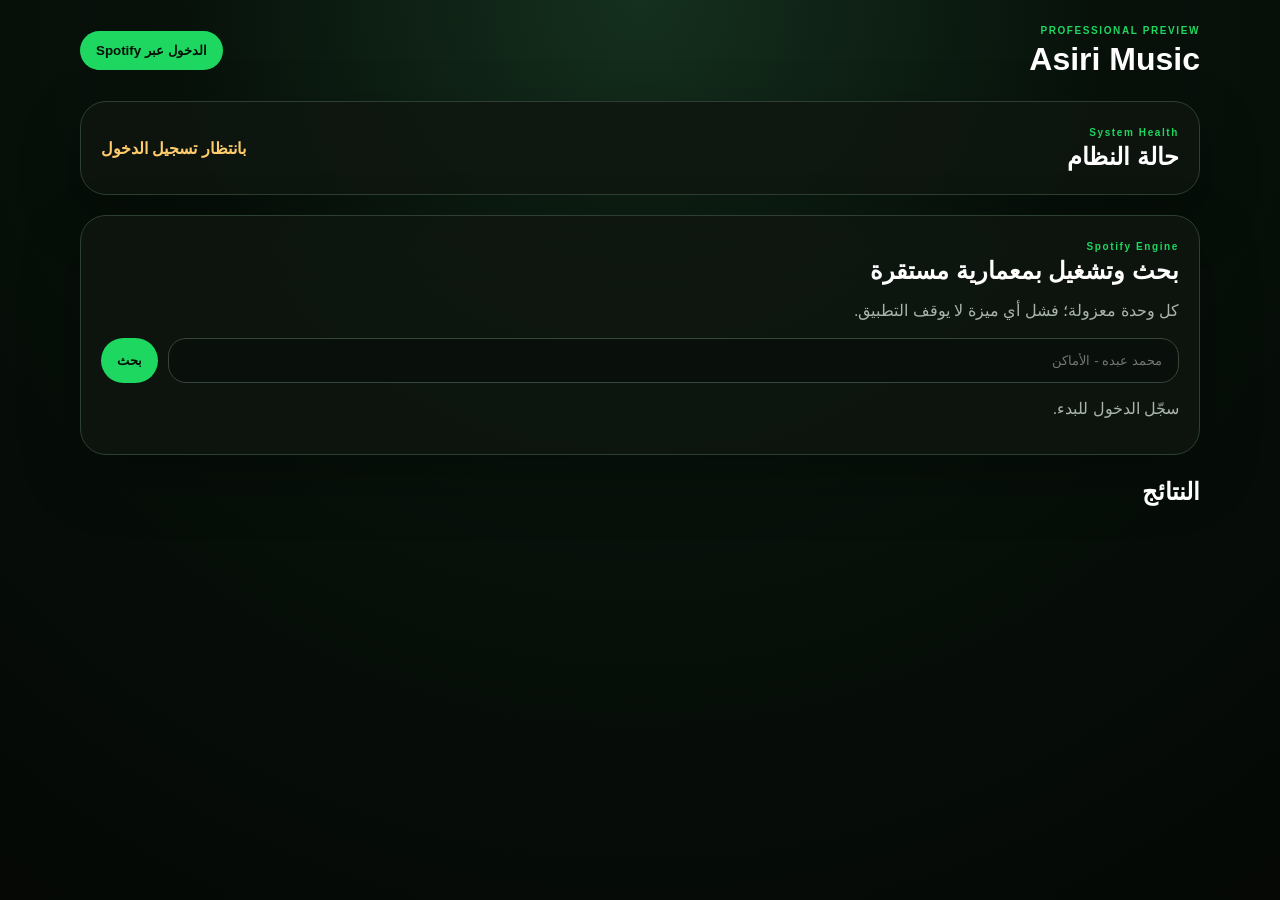
<file: asiri-music-professional/index.html>
<!doctype html>
<html lang="ar" dir="rtl">
<head>
  <meta charset="utf-8">
  <meta name="viewport" content="width=device-width,initial-scale=1,viewport-fit=cover">
  <meta name="theme-color" content="#07110a">
  <title>Asiri Music Professional</title>
  <link rel="stylesheet" href="styles.css">
</head>
<body>
  <main class="shell">
    <header class="topbar">
      <div><span class="eyebrow">PROFESSIONAL PREVIEW</span><h1>Asiri Music</h1></div>
      <button id="loginButton">الدخول عبر Spotify</button>
    </header>

    <section id="healthCard" class="card health-card">
      <div><span class="eyebrow">System Health</span><h2>حالة النظام</h2></div>
      <strong id="healthStatus">جارٍ الفحص…</strong>
    </section>

    <section id="profileCard" class="card hidden"><strong id="profileName"></strong><span id="profilePlan"></span></section>

    <section class="card hero">
      <div><span class="eyebrow">Spotify Engine</span><h2>بحث وتشغيل بمعمارية مستقرة</h2><p>كل وحدة معزولة؛ فشل أي ميزة لا يوقف التطبيق.</p></div>
      <form id="searchForm"><input id="searchInput" placeholder="محمد عبده - الأماكن"><button>بحث</button></form>
      <p id="statusText">سجّل الدخول للبدء.</p>
    </section>

    <section><div class="section-head"><h2>النتائج</h2><span id="resultCount"></span></div><div id="results" class="grid"></div></section>
  </main>

  <aside id="playerBar" class="player hidden"><img id="playerCover" alt=""><div><strong id="playerTitle">اختر أغنية</strong><span id="playerArtist"></span></div><button id="prevButton">⏮</button><button id="playButton">▶</button><button id="nextButton">⏭</button></aside>

  <template id="trackTemplate"><article class="track"><img class="cover" alt=""><div><strong class="name"></strong><span class="artist"></span><small class="album"></small></div><button class="play">▶ تشغيل</button><a class="open" target="_blank" rel="noopener">Spotify</a></article></template>

  <script src="https://sdk.scdn.co/spotify-player.js"></script>
  <script type="module" src="src/app.js"></script>
</body>
</html>
</file>
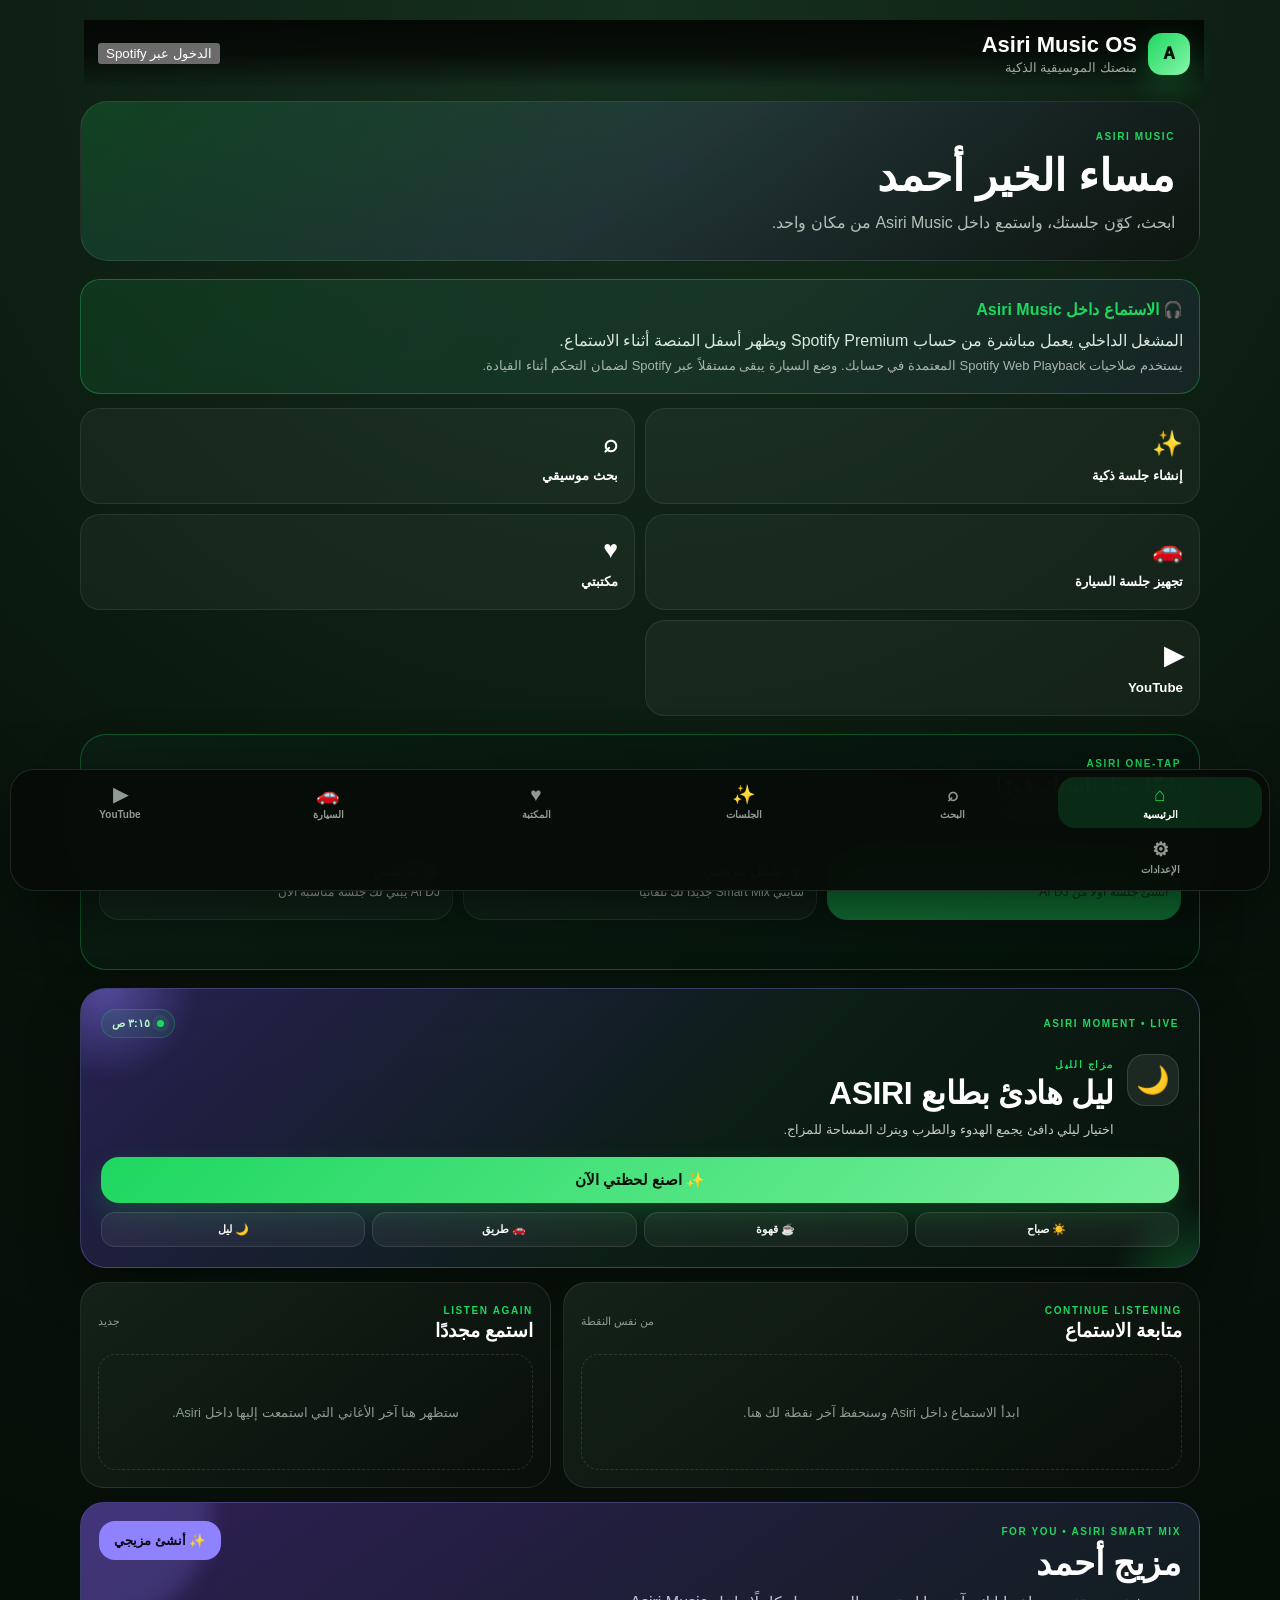
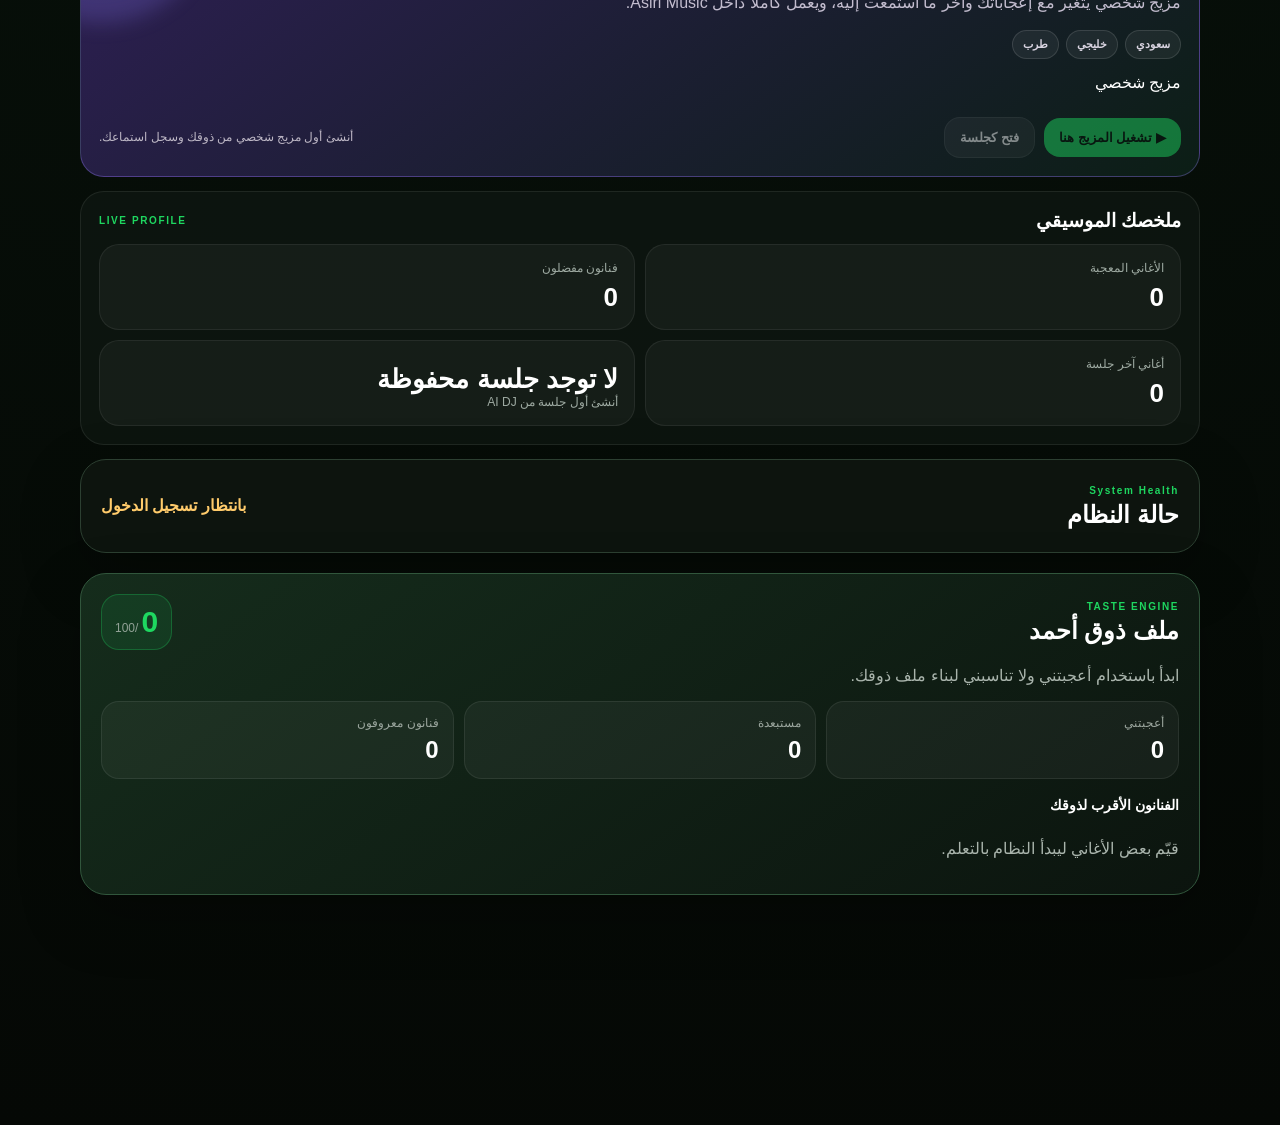
<file: asiri-music-staging/index.html>
<!doctype html>
<html lang="ar" dir="rtl">
<head>
  <meta charset="utf-8">
  <meta name="viewport" content="width=device-width,initial-scale=1,viewport-fit=cover">
  <meta name="theme-color" content="#07110a">
  <title>Asiri Music OS</title>
  <link rel="stylesheet" href="styles.css?v=20260802-0010">
  <link rel="stylesheet" href="session-controls.css?v=20260802-0010">
  <link rel="stylesheet" href="car-connect.css?v=20260808-driver-v1">
  <link rel="stylesheet" href="os-shell.css?v=20260802-0010">
  <link rel="stylesheet" href="moment.css?v=20260808-moment-v1">
  <link rel="stylesheet" href="stable-web.css?v=20260808-playback-v6">
  <link rel="stylesheet" href="library.css?v=20260807-library-v1">
  <link rel="stylesheet" href="now-playing.css?v=20260808-ai-dj-v2">
  <link rel="stylesheet" href="listening-history.css?v=20260808-history-v1">
  <link rel="stylesheet" href="smart-mix.css?v=20260808-smartmix-v1">
  <link rel="stylesheet" href="search.css?v=20260808-universal-v1">
  <style>.car-native-card button{width:100%;border:0;border-radius:18px;background:#1ed760;color:#041006;font-weight:900;padding:15px 18px;font-size:16px}.car-native-card button:disabled{opacity:.55}</style>
</head>
<body>
  <main class="shell">
    <header class="os-header"><div class="os-brand"><div class="os-logo">A</div><div><h1>Asiri Music OS</h1><small>منصتك الموسيقية الذكية</small></div></div><button id="loginButton">الدخول عبر Spotify</button></header>

    <section class="os-page is-active" data-os-page="home">
      <div class="os-hero"><span class="eyebrow">ASIRI MUSIC</span><h2 id="osGreeting">مرحبًا أحمد</h2><p>ابحث، كوّن جلستك، واستمع داخل Asiri Music من مكان واحد.</p></div>
      <div class="web-playback-note"><strong>🎧 الاستماع داخل Asiri Music</strong>المشغل الداخلي يعمل مباشرة من حساب Spotify Premium ويظهر أسفل المنصة أثناء الاستماع.<span>يستخدم صلاحيات Spotify Web Playback المعتمدة في حسابك. وضع السيارة يبقى مستقلاً عبر Spotify لضمان التحكم أثناء القيادة.</span></div>
      <div class="os-quick-grid"><button class="os-quick" data-open-page="sessions"><span>✨</span>إنشاء جلسة ذكية</button><button class="os-quick" data-open-page="search"><span>⌕</span>بحث موسيقي</button><button class="os-quick" data-open-page="car"><span>🚗</span>تجهيز جلسة السيارة</button><button class="os-quick" data-open-page="library"><span>♥</span>مكتبتي</button></div>
      <section id="asiriMoment" class="asiri-moment" aria-labelledby="osMomentTitle">
        <div class="asiri-moment-head"><span class="eyebrow">ASIRI MOMENT • LIVE</span><span class="asiri-moment-live"><i aria-hidden="true"></i><span id="osMomentClock">الآن</span></span></div>
        <div class="asiri-moment-copy"><span id="osMomentEmoji" class="asiri-moment-emoji" aria-hidden="true">🌙</span><div><span id="osMomentEyebrow" class="eyebrow">مزاجك الآن</span><h3 id="osMomentTitle">لحظتك بصوت يناسبها</h3><p id="osMomentDescription">ASIRI يقرأ وقتك وذوقك ويجهز جلسة مناسبة بضغطة واحدة.</p></div></div>
        <button id="osMomentPrimary" class="asiri-moment-primary" type="button">✨ اصنع لحظتي الآن</button>
        <div class="asiri-moment-presets" aria-label="لحظات جاهزة"><button type="button" data-quick-moment>☀️ صباح</button><button type="button" data-quick-moment>☕ قهوة</button><button type="button" data-quick-moment>🚗 طريق</button><button type="button" data-quick-moment>🌙 ليل</button></div>
      </section>
      <div class="listening-grid"><section class="listening-panel"><div class="listening-panel-head"><div><span class="eyebrow">CONTINUE LISTENING</span><h3>متابعة الاستماع</h3></div><span>من نفس النقطة</span></div><div id="continueListeningContent" class="listening-empty">ابدأ الاستماع داخل Asiri وسنحفظ آخر نقطة لك هنا.</div></section><section class="listening-panel"><div class="listening-panel-head"><div><span class="eyebrow">LISTEN AGAIN</span><h3>استمع مجددًا</h3></div><span id="recentListeningCount">جديد</span></div><div id="recentListeningList" class="recent-listening-list"></div><div id="recentListeningEmpty" class="listening-empty">ستظهر هنا آخر الأغاني التي استمعت إليها داخل Asiri.</div></section></div>
      <section id="smartMixPanel" class="os-panel smart-mix-panel"><div class="smart-mix-head"><div><span class="eyebrow">FOR YOU • ASIRI SMART MIX</span><h3>مزيج أحمد</h3><p>مزيج شخصي يتغير مع إعجاباتك وآخر ما استمعت إليه، ويعمل كاملًا داخل Asiri Music.</p></div><button id="smartMixGenerate" type="button">✨ أنشئ مزيجي</button></div><div id="smartMixSeeds" class="smart-mix-seeds"></div><div class="os-panel-head"><span id="smartMixCount">مزيج شخصي</span></div><div id="smartMixPreview" class="smart-mix-preview"></div><div class="smart-mix-actions"><button id="smartMixPlay" class="smart-mix-play" type="button" disabled>▶ تشغيل المزيج هنا</button><button id="smartMixSession" class="smart-mix-session" type="button" disabled>فتح كجلسة</button><span id="smartMixStatus" class="smart-mix-status" aria-live="polite">جارٍ تجهيز Smart Mix…</span></div></section>
      <div class="os-panel"><div class="os-panel-head"><h3>ملخصك الموسيقي</h3><span class="eyebrow">LIVE PROFILE</span></div><div class="os-dashboard-grid"><article class="os-stat"><span>الأغاني المعجبة</span><strong id="osLikeCount">0</strong></article><article class="os-stat"><span>فنانون مفضلون</span><strong id="osArtistCount">0</strong></article><article class="os-stat"><span>أغاني آخر جلسة</span><strong id="osSessionCount">0</strong></article><article id="osLastSession" class="os-stat"><span>آخر جلسة</span><strong>لا توجد</strong></article></div></div><div id="homeMount"></div>
    </section>

    <section class="os-page" data-os-page="search">
      <div class="os-section-title"><div><h2>البحث الذكي الشامل</h2><p>ابحث بأي كلمة: أغنية، فنان، ألبوم، قائمة، شيلات، موالات أو طلب كامل.</p></div><span>⌕</span></div>
      <div id="searchMount"><section id="searchModule" class="card hero"><div><span class="eyebrow">UNIVERSAL SMART SEARCH</span><h2>ابحث عن كل ما تريد</h2><p>مثال: شيلات، طرب سعودي، أجمل موالات محمد عبده، أو اسم أغنية فقط.</p><div class="search-scope"><span>🎵 أغاني</span><span>🎤 فنانون</span><span>💿 ألبومات</span><span>♫ قوائم Spotify</span></div></div><form id="searchForm"><input id="searchInput" type="search" autocomplete="off" placeholder="اكتب أي شيء تريد سماعه…"><button>بحث</button></form><p id="searchStatusText" class="search-status" aria-live="polite">ابحث في كامل كتالوج Spotify الموسيقي.</p><p id="statusText" class="hidden" aria-live="polite"></p></section><section id="resultsModule"><div class="section-head"><h2>النتائج الشاملة</h2><span id="resultCount"></span></div><div id="results"></div></section></div>
    </section>

    <section class="os-page" data-os-page="sessions">
      <div class="os-section-title"><div><h2>الجلسات</h2><p>أنشئ الجلسة وعدّل ترتيبها ثم استمع إليها هنا.</p></div><span>✨</span></div>
      <div id="sessionsMount"><section id="aiDjCard" class="card ai-dj-card"><div class="section-head"><div><span class="eyebrow">ASIRI AI DJ</span><h2>اصنع جلستك بالكلمات</h2></div><span id="aiDjCount"></span></div><p class="muted">اكتب طلبك بطريقتك؛ ASIRI DJ يفهم الفنانين والجو والسياق والمدة ثم يرتب الجلسة حسب ذوقك.</p><div class="ai-dj-form"><input id="aiDjPrompt" placeholder="مثال: سفر ليلي، محمد عبده وراشد، هادئة ساعة ونصف"><button id="aiDjGenerate" type="button">✨ إنشاء الجلسة</button></div><div class="ai-presets"><button type="button" data-ai-preset="جلسة قهوة خليجية هادئة">☕ قهوة</button><button type="button" data-ai-preset="رحلة ليلية وطريق طويل">🚗 سفر</button><button type="button" data-ai-preset="طرب سعودي قديم">🎻 طرب</button><button type="button" data-ai-preset="أغاني خليجية حماسية">🔥 حماس</button></div><p id="aiDjIntent" class="muted" aria-live="polite"></p><p id="aiDjStatus" class="muted">اكتب طلبك أو اختر جلسة جاهزة.</p><div id="aiDjPreview" class="ai-dj-preview"></div><div class="session-primary-actions"><button id="aiDjPlay" class="ai-dj-play" type="button">▶ تشغيل الجلسة هنا</button><button id="saveCurrentSession" type="button">♡ حفظ الجلسة</button></div><p id="saveSessionStatus" aria-live="polite"></p></section></div>
    </section>

    <section class="os-page" data-os-page="library">
      <div class="os-section-title"><div><h2>مكتبتي</h2><p>أغانيك المفضلة وجلساتك محفوظة في مكان واحد.</p></div><span>♥</span></div>
      <div class="library-overview">
        <article class="library-metric"><span>الجلسات المحفوظة</span><strong id="savedSessionsMetric">0</strong></article>
        <article class="library-metric"><span>أغاني المكتبة</span><strong id="libraryTrackMetric">0</strong></article>
      </div>
      <div class="os-panel">
        <div class="os-panel-head"><div><h3>الجلسات المحفوظة</h3></div><span id="savedSessionsCount" class="library-count">0 جلسة</span></div>
        <div id="savedSessionsList" class="saved-session-grid"></div>
        <div id="savedSessionsEmpty" class="os-empty library-empty">لا توجد جلسات محفوظة بعد. أنشئ جلسة من AI DJ ثم اضغط «حفظ الجلسة».</div>
      </div>
      <div class="os-panel">
        <div class="os-panel-head">
          <div><h3>الأغاني المفضلة</h3><span id="libraryLikesLabel" class="muted">إعجابات Asiri + الأغاني المحفوظة في Spotify</span></div>
          <div class="library-panel-actions"><span id="libraryTrackCount" class="library-count">0 أغنية</span><button id="syncSpotifyLibrary" class="library-sync" type="button">↻ مزامنة Spotify</button></div>
        </div>
        <div class="library-search-row"><input id="librarySearch" class="library-search" type="search" autocomplete="off" placeholder="ابحث داخل مكتبتك باسم الأغنية أو الفنان"></div>
        <p id="librarySyncStatus" class="library-status" aria-live="polite"></p>
        <div id="libraryTracks" class="library-track-grid"></div>
        <div id="libraryTracksEmpty" class="os-empty library-empty">لا توجد أغنيات في المكتبة بعد.</div>
      </div>
    </section>

    <section class="os-page" data-os-page="car"><div class="os-section-title"><div><h2>Smart Queue + Driver Mode</h2><p>جهّز ترتيب الأغاني قبل القيادة ثم أكمل التحكم من Spotify أو أزرار السيارة.</p></div><span>🚗</span></div><div class="os-panel"><div class="os-panel-head"><h3>مسار التشغيل الموثوق</h3><span class="eyebrow">SPOTIFY NATIVE</span></div><p class="muted">لا يعتمد وضع السيارة على Web Playback. رتّب Smart Queue هنا ثم افتح الجلسة داخل Spotify.</p></div><div id="carMount"></div></section>

    <section class="os-page" data-os-page="settings"><div class="os-section-title"><div><h2>الإعدادات</h2><p>حالة النظام والحساب والإصدار.</p></div><span>⚙</span></div><div id="settingsMount" class="os-settings-list"><div class="os-setting"><div><strong>بيئة التشغيل</strong><span>النسخة الحية عبر GitHub Pages</span></div><b>Live</b></div><div class="os-setting"><div><strong>وضع التشغيل</strong><span>Web Playback داخل Asiri + Spotify Native للسيارة</span></div><b>Hybrid</b></div><div class="os-setting"><div><strong>الإصدار</strong><span>Asiri Music OS — ASIRI MOMENT</span></div><b>1.9</b></div><div class="os-setting"><div><strong>حفظ البيانات</strong><span>الذوق وسجل الاستماع وSmart Mix محفوظة محليًا على جهازك</span></div><b>Private</b></div></div></section>

    <section id="healthCard" class="card health-card"><div><span class="eyebrow">System Health</span><h2>حالة النظام</h2></div><strong id="healthStatus">جارٍ الفحص…</strong></section>
    <section id="profileCard" class="card hidden"><strong id="profileName"></strong><span id="profilePlan"></span></section>
    <section id="tasteDashboard" class="card taste-dashboard"><div class="taste-head"><div><span class="eyebrow">TASTE ENGINE</span><h2>ملف ذوق أحمد</h2></div><div class="taste-score"><strong id="tasteScore">0</strong><span>/100</span></div></div><p id="tasteSummary" class="muted">ابدأ بتقييم الأغاني حتى يتعلم التطبيق ذوقك.</p><div class="taste-stats"><article><span>أعجبتني</span><strong id="tasteLikes">0</strong></article><article><span>مستبعدة</span><strong id="tasteDislikes">0</strong></article><article><span>فنانون معروفون</span><strong id="tasteArtists">0</strong></article></div><div class="taste-top"><h3>الفنانون الأقرب لذوقك</h3><div id="tasteTopArtists"></div></div></section>
  </main>

  <nav class="os-bottom-nav" aria-label="التنقل الرئيسي"><button class="os-nav-button is-active" data-os-target="home"><b>⌂</b>الرئيسية</button><button class="os-nav-button" data-os-target="search"><b>⌕</b>البحث</button><button class="os-nav-button" data-os-target="sessions"><b>✨</b>الجلسات</button><button class="os-nav-button" data-os-target="library"><b>♥</b>المكتبة</button><button class="os-nav-button" data-os-target="car"><b>🚗</b>السيارة</button><button class="os-nav-button" data-os-target="settings"><b>⚙</b>الإعدادات</button></nav>

  <aside id="playbackRecovery" class="playback-recovery hidden" role="status" aria-live="assertive"><div><strong>🎧 صوت Asiri</strong><span id="playbackRecoveryText">يلزم تفعيل الصوت على هذا الجهاز.</span></div><button id="playbackRecoveryButton" type="button">🔊 تفعيل الصوت وتشغيل الأغنية</button></aside>

  <aside id="playerBar" class="player hidden" aria-label="مشغل Asiri Music"><button id="openNowPlaying" class="player-cover-button" type="button" aria-label="فتح شاشة التشغيل"><img id="playerCover" alt="غلاف الأغنية الحالية"></button><div><strong id="playerTitle">اختر أغنية</strong><span id="playerArtist"></span><span class="player-progress"><i id="playerProgress"></i></span></div><button id="prevButton" type="button" aria-label="السابق">⏮</button><button id="playButton" type="button" aria-label="تشغيل أو إيقاف">▶</button><button id="nextButton" type="button" aria-label="التالي">⏭</button></aside>

  <section id="nowPlaying" class="now-playing hidden" aria-label="التشغيل الآن">
    <div id="nowPlayingBackdrop" class="now-playing-backdrop"></div>
    <div class="now-playing-content">
      <header class="now-playing-header"><button id="closeNowPlaying" type="button" aria-label="إغلاق">⌄</button><div><span>يعمل الآن</span><strong>Asiri Music</strong></div><button id="nowFavoriteButton" type="button" aria-label="إضافة للمفضلة">♡</button></header>
      <div class="now-artwork"><img id="nowCover" alt="غلاف الأغنية"></div>
      <div class="now-meta"><h2 id="nowTrack">اختر أغنية</h2><p id="nowArtist">Asiri Music Player</p></div>
      <div class="now-progress-wrap"><input id="nowSeek" type="range" min="0" max="1000" value="0" aria-label="موضع التشغيل"><div class="now-times"><span id="nowPosition">0:00</span><span id="nowDuration">0:00</span></div></div>
      <div class="now-controls"><button id="nowPrevious" type="button" aria-label="السابق">⏮</button><button id="nowPlayPause" class="now-main-play" type="button" aria-label="تشغيل أو إيقاف">▶</button><button id="nowNext" type="button" aria-label="التالي">⏭</button></div>
      <div class="now-actions"><button id="nowSave" type="button">♡ أعجبتني</button><button id="nowMoreLikeThis" type="button">✨ المزيد مثل هذه</button><button id="nowQueueToggle" type="button" aria-expanded="false" aria-controls="nowQueuePanel">☷ التالي</button><a id="nowSpotifyLink" target="_blank" rel="noopener">فتح في Spotify</a></div>
      <section id="nowQueuePanel" class="now-queue-panel hidden" aria-label="قائمة التشغيل التالية"><div class="now-queue-head"><div><span class="eyebrow">UP NEXT</span><h3>التالي في Asiri</h3></div><strong id="nowQueueCount">0 أغنية</strong></div><div id="nowQueueList" class="now-queue-list"></div><div id="nowQueueEmpty" class="now-queue-empty">ابدأ أغنية أو جلسة لعرض القائمة هنا.</div></section>
      <p id="nowStatus">المشغل جاهز</p>
    </div>
  </section>
  <template id="trackTemplate"><article class="track"><img class="cover" alt=""><div><strong class="name"></strong><span class="artist"></span><small class="album"></small></div><button class="play" type="button">▶ تشغيل هنا</button><a class="open" target="_blank" rel="noopener">عرض في Spotify</a></article></template>

  <script type="module" src="src/os-shell.js?v=20260808-moment-v2"></script>
  <script type="module" src="src/taste-engine.js?v=20260802-0010"></script>
  <script>window.onSpotifyWebPlaybackSDKReady=()=>window.dispatchEvent(new Event('asiri:spotify-sdk-ready'));</script>
  <script src="https://sdk.scdn.co/spotify-player.js"></script>
  <script src="src/playback-engine-v2.js?v=20260808-playback-v7"></script>
  <script type="module" src="src/app.js?v=20260808-playback-v6"></script>
  <script type="module" src="src/now-playing.js?v=20260808-ai-dj-v2"></script>
  <script type="module" src="src/listening-history.js?v=20260808-history-v1"></script>
  <script type="module" src="src/smart-mix.js?v=20260808-smartmix-v1"></script>
  <script type="module" src="src/car-connect.js?v=20260808-driver-v1"></script>
  <script type="module" src="src/car-playlist.js?v=20260808-driver-v1"></script>
  <script type="module" src="src/precise-search.js?v=20260808-playback-v4"></script>
  <script type="module" src="src/ai-dj.js?v=20260808-moment-v2"></script>
  <script type="module" src="src/library.js?v=20260808-continuous-v1"></script>
</body>
</html>
</file>
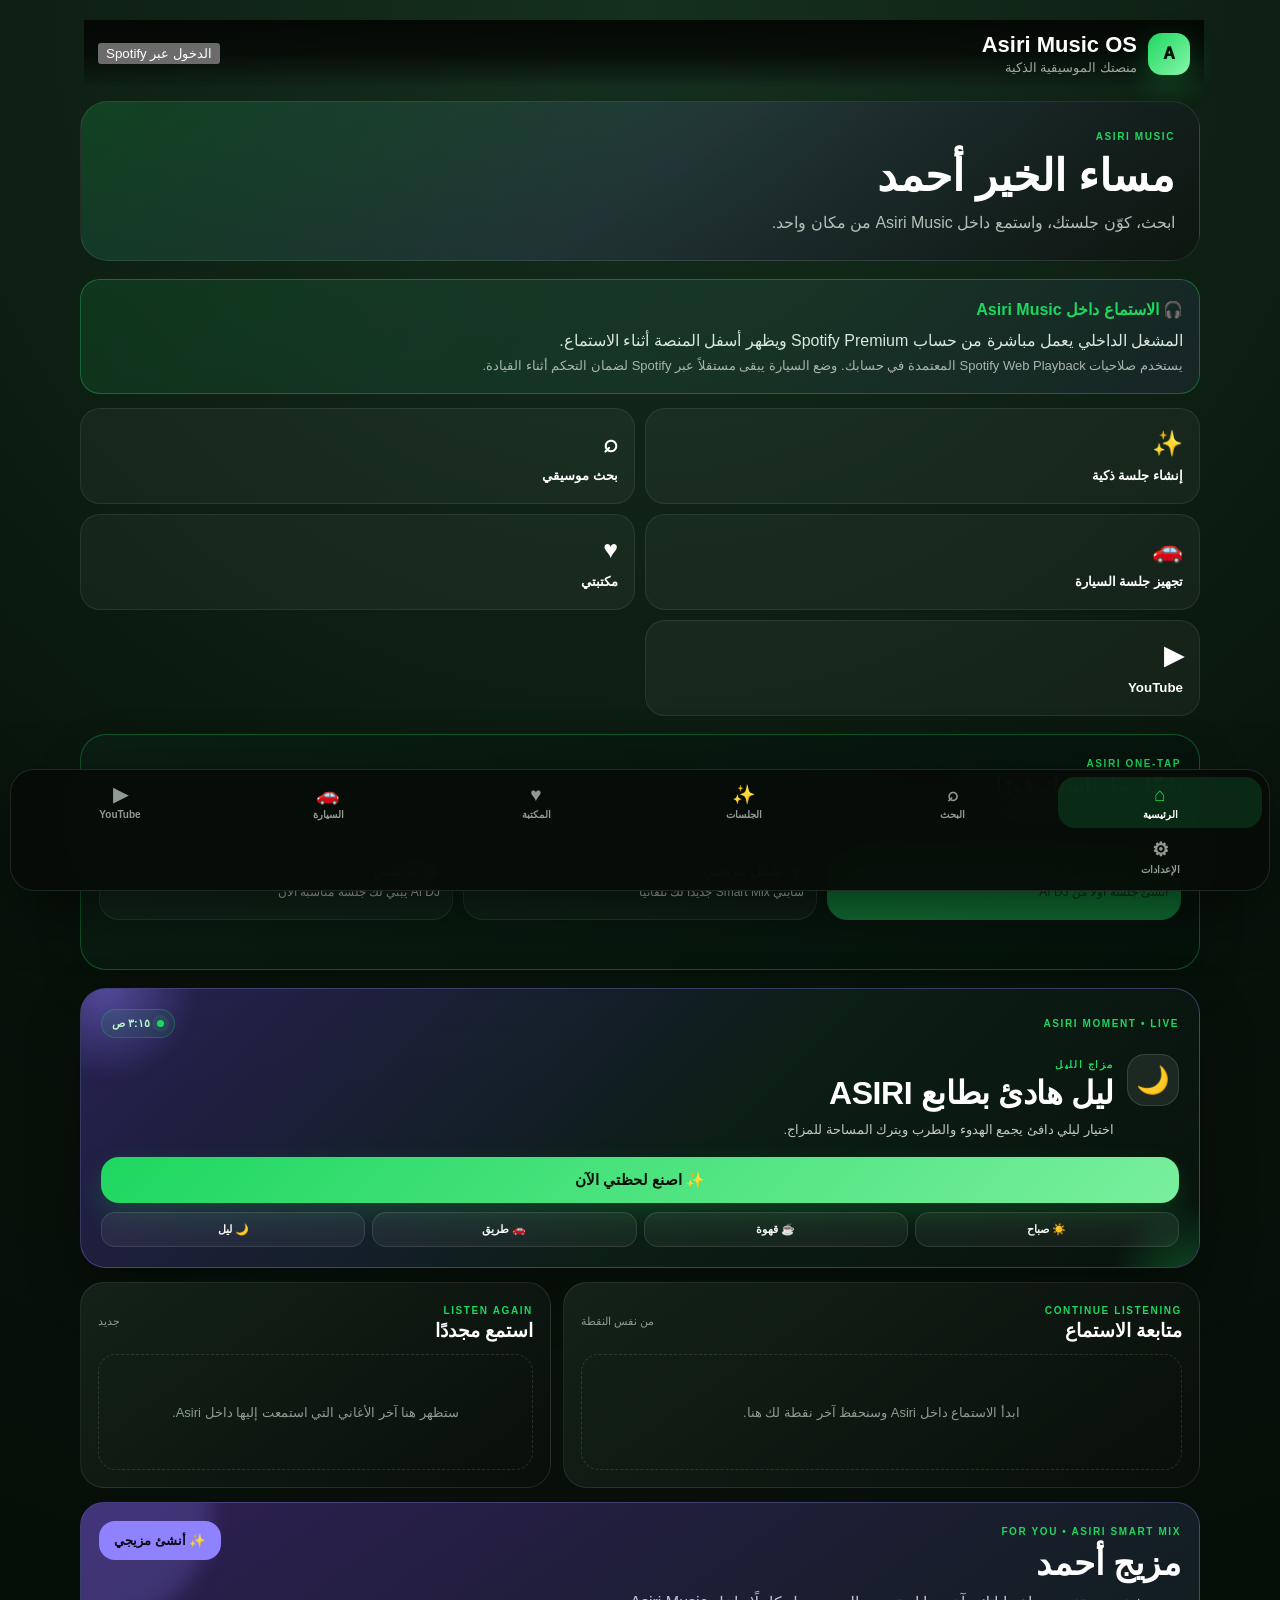
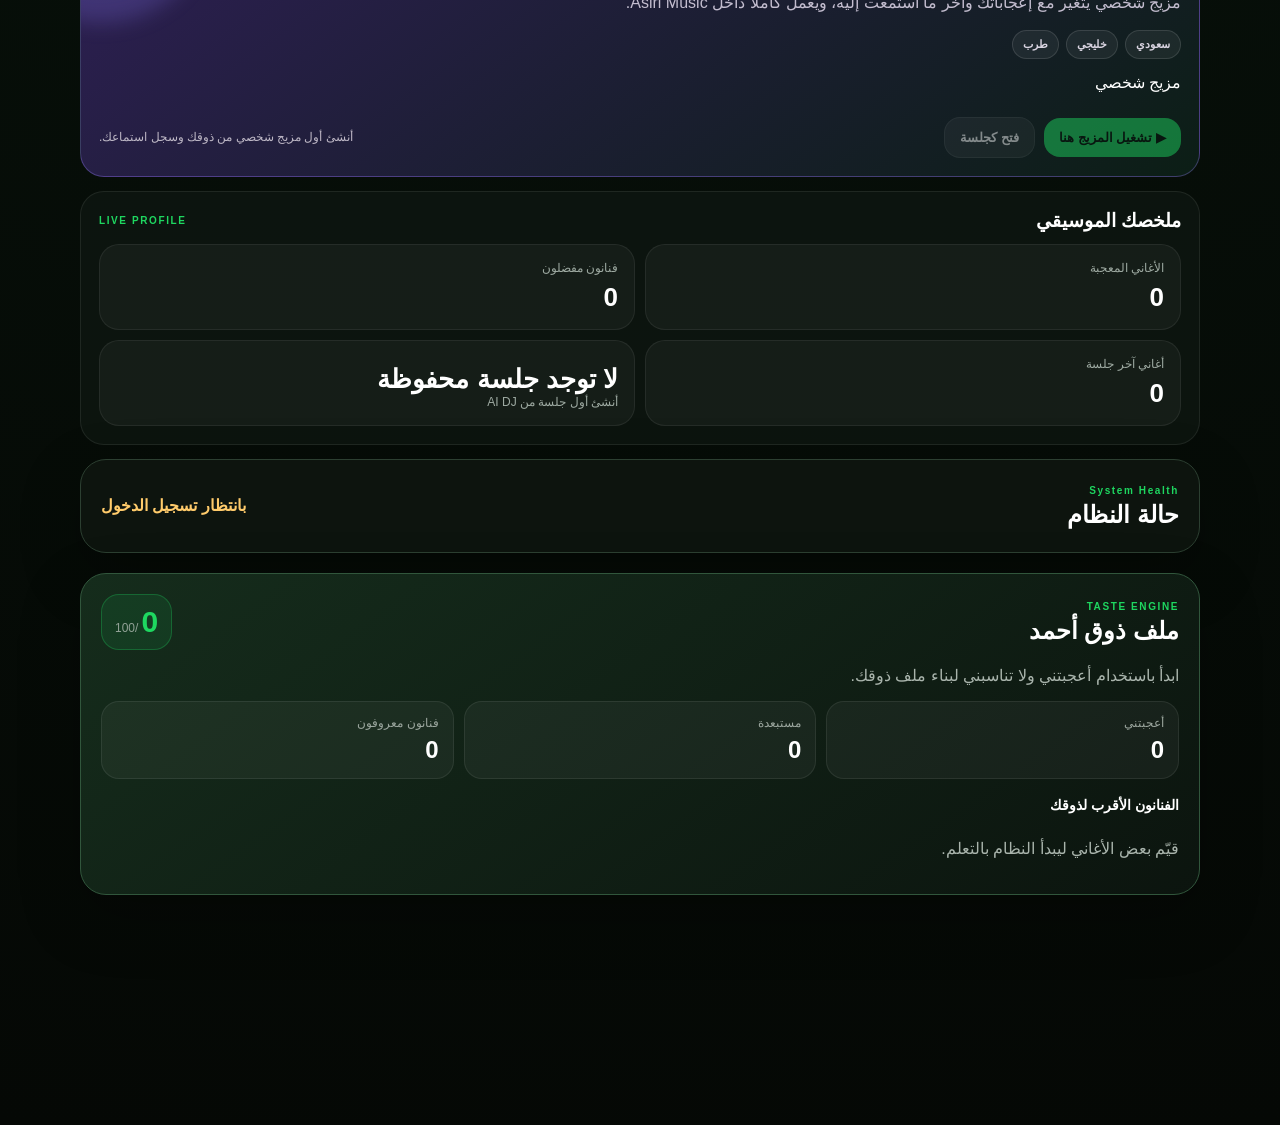
<file: asiri-music/index.html>
<!doctype html>
<html lang="ar" dir="rtl">
<head>
  <meta charset="utf-8">
  <meta name="viewport" content="width=device-width,initial-scale=1,viewport-fit=cover">
  <meta name="theme-color" content="#07110a">
  <title>Asiri Music OS</title>
  <style>
    html,body{margin:0;min-height:100%;background:#07110a;color:#fff;font-family:-apple-system,BlinkMacSystemFont,"Segoe UI",sans-serif}
    body{display:grid;place-items:center;padding:24px;box-sizing:border-box}
    .boot{max-width:420px;text-align:center}.boot strong{display:block;font-size:24px;margin-bottom:10px}.boot span{color:#9faf9f;line-height:1.8}
  </style>
</head>
<body>
  <div class="boot"><strong>Asiri Music OS</strong><span id="bootStatus">جارٍ تحميل النسخة المستقرة…</span></div>
  <script>
    (async()=>{
      try{
        const response=await fetch('../asiri-music-staging/index.html',{cache:'no-store'});
        if(!response.ok)throw new Error('HTTP '+response.status);
        let html=await response.text();
        html=html.replace('<head>','<head>\n  <base href="../asiri-music-staging/">');
        document.open();
        document.write(html);
        document.close();
      }catch(error){
        console.error('[Asiri Music live loader]',error);
        const status=document.getElementById('bootStatus');
        if(status)status.textContent='تعذر تحميل المنصة الآن. أعد المحاولة بعد لحظات.';
      }
    })();
  </script>
</body>
</html>
</file>
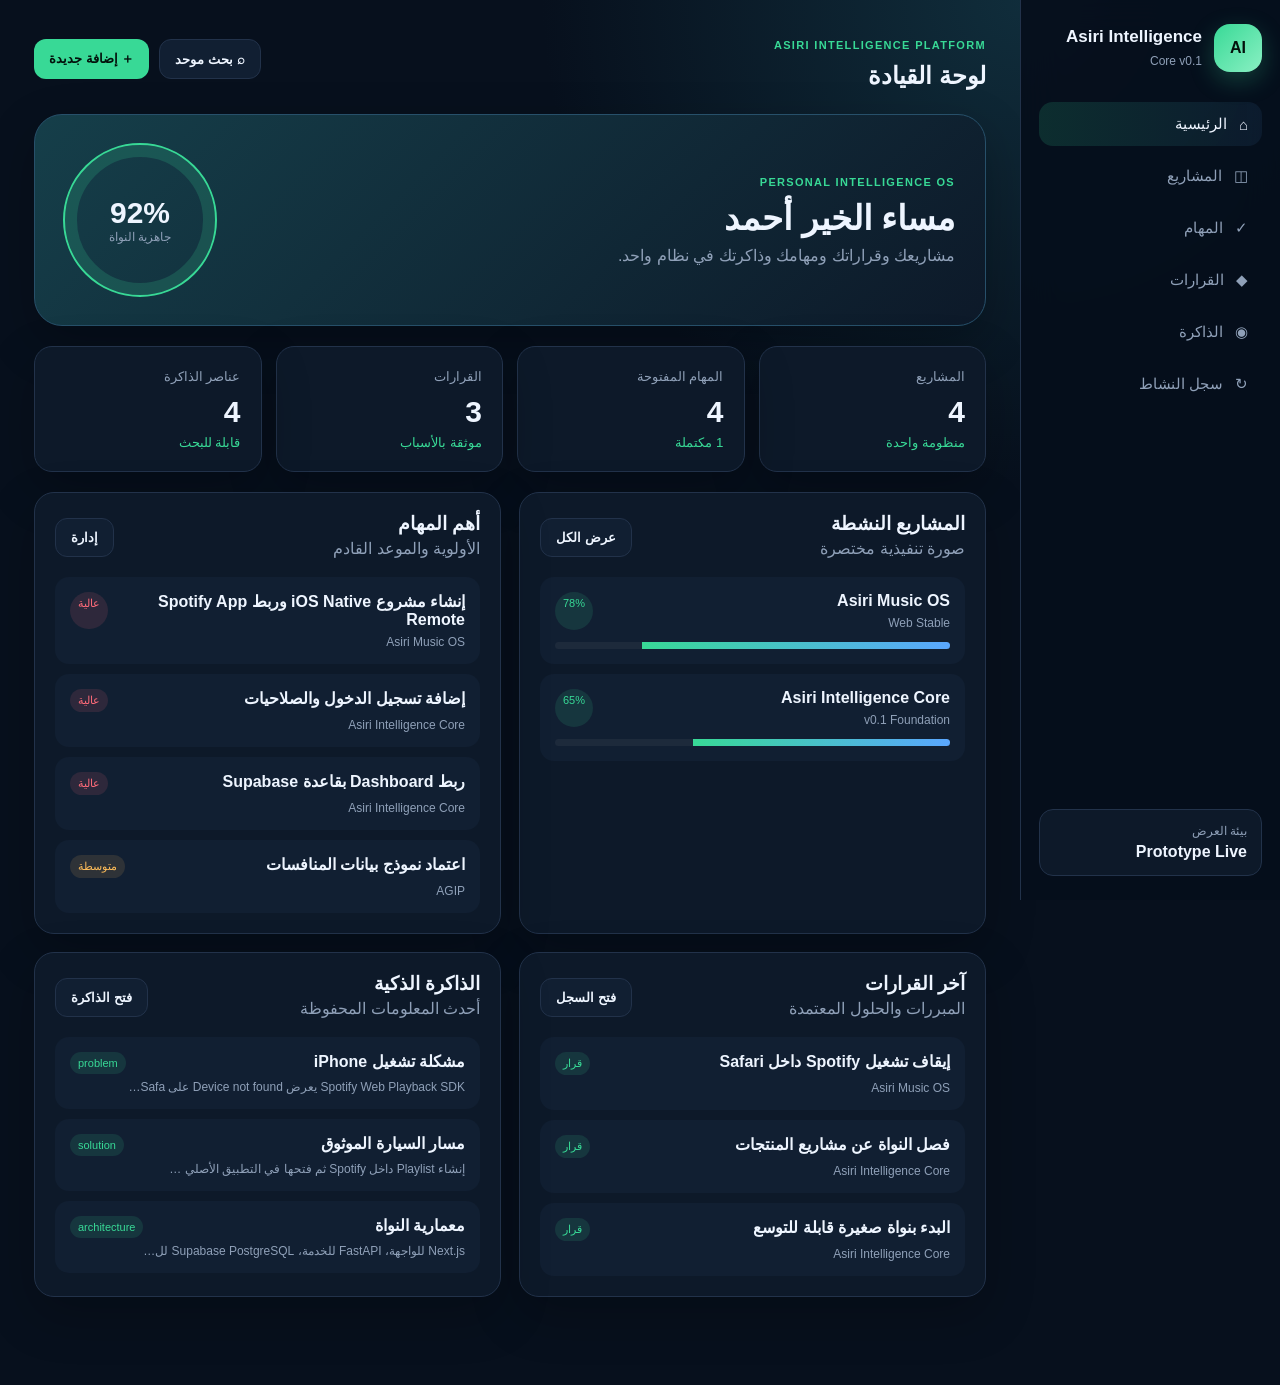
<file: asiri-intelligence-core/site/index.html>
<!doctype html>
<html lang="ar" dir="rtl">
<head>
  <meta charset="utf-8">
  <meta name="viewport" content="width=device-width,initial-scale=1,viewport-fit=cover">
  <meta name="theme-color" content="#08111f">
  <title>Asiri Intelligence Core</title>
  <link rel="stylesheet" href="styles.css?v=20260802-0100">
</head>
<body>
  <div class="app-shell">
    <aside class="sidebar">
      <div class="brand"><div class="logo">AI</div><div><h1>Asiri Intelligence</h1><span>Core v0.1</span></div></div>
      <nav>
        <button class="nav-btn active" data-view="dashboard">⌂ <span>الرئيسية</span></button>
        <button class="nav-btn" data-view="projects">◫ <span>المشاريع</span></button>
        <button class="nav-btn" data-view="tasks">✓ <span>المهام</span></button>
        <button class="nav-btn" data-view="decisions">◆ <span>القرارات</span></button>
        <button class="nav-btn" data-view="memory">◉ <span>الذاكرة</span></button>
        <button class="nav-btn" data-view="activity">↻ <span>سجل النشاط</span></button>
      </nav>
      <div class="sidebar-foot"><span>بيئة العرض</span><strong>Prototype Live</strong></div>
    </aside>

    <main class="content">
      <header class="topbar">
        <div><p class="eyebrow">ASIRI INTELLIGENCE PLATFORM</p><h2 id="pageTitle">لوحة القيادة</h2></div>
        <div class="top-actions"><button id="globalSearchButton" class="ghost">⌕ بحث موحد</button><button id="newItemButton" class="primary">＋ إضافة جديدة</button></div>
      </header>

      <section class="view active" data-view-panel="dashboard">
        <div class="hero"><div><span class="eyebrow">PERSONAL INTELLIGENCE OS</span><h3>مساء الخير أحمد</h3><p>مشاريعك وقراراتك ومهامك وذاكرتك في نظام واحد.</p></div><div class="hero-badge"><strong id="healthScore">92%</strong><span>جاهزية النواة</span></div></div>
        <div id="statsGrid" class="stats-grid"></div>
        <div class="two-col">
          <section class="panel"><div class="panel-head"><div><h3>المشاريع النشطة</h3><p>صورة تنفيذية مختصرة</p></div><button data-go="projects">عرض الكل</button></div><div id="activeProjects" class="project-list"></div></section>
          <section class="panel"><div class="panel-head"><div><h3>أهم المهام</h3><p>الأولوية والموعد القادم</p></div><button data-go="tasks">إدارة</button></div><div id="priorityTasks" class="compact-list"></div></section>
        </div>
        <div class="two-col">
          <section class="panel"><div class="panel-head"><div><h3>آخر القرارات</h3><p>المبررات والحلول المعتمدة</p></div><button data-go="decisions">فتح السجل</button></div><div id="recentDecisions" class="compact-list"></div></section>
          <section class="panel"><div class="panel-head"><div><h3>الذاكرة الذكية</h3><p>أحدث المعلومات المحفوظة</p></div><button data-go="memory">فتح الذاكرة</button></div><div id="recentMemories" class="compact-list"></div></section>
        </div>
      </section>

      <section class="view" data-view-panel="projects"><div class="section-toolbar"><div><h3>المشاريع</h3><p>إدارة جميع أنظمة Asiri من مكان واحد.</p></div><button class="primary" data-create="project">＋ مشروع جديد</button></div><div id="projectsGrid" class="cards-grid"></div></section>
      <section class="view" data-view-panel="tasks"><div class="section-toolbar"><div><h3>المهام</h3><p>متابعة التنفيذ حسب الأولوية والحالة.</p></div><button class="primary" data-create="task">＋ مهمة جديدة</button></div><div class="filter-row"><button class="filter active" data-task-filter="all">الكل</button><button class="filter" data-task-filter="todo">جديدة</button><button class="filter" data-task-filter="in_progress">قيد التنفيذ</button><button class="filter" data-task-filter="done">مكتملة</button></div><div id="tasksTable" class="table-wrap"></div></section>
      <section class="view" data-view-panel="decisions"><div class="section-toolbar"><div><h3>سجل القرارات</h3><p>ماذا قررنا؟ ولماذا؟ وما البديل؟</p></div><button class="primary" data-create="decision">＋ قرار جديد</button></div><div id="decisionsList" class="timeline"></div></section>
      <section class="view" data-view-panel="memory"><div class="section-toolbar"><div><h3>الذاكرة</h3><p>معلومات منظمة قابلة للبحث والاسترجاع.</p></div><button class="primary" data-create="memory">＋ إضافة للذاكرة</button></div><div class="search-box"><input id="memorySearch" placeholder="ابحث في الذاكرة والقرارات والمهام..."><span>⌕</span></div><div id="memoryGrid" class="cards-grid"></div></section>
      <section class="view" data-view-panel="activity"><div class="section-toolbar"><div><h3>سجل النشاط</h3><p>كل تغيير مهم في النواة.</p></div></div><div id="activityList" class="timeline"></div></section>
    </main>
  </div>

  <dialog id="modal"><form method="dialog" id="modalForm"><div class="modal-head"><div><span class="eyebrow">ASIRI CORE</span><h3 id="modalTitle">إضافة جديدة</h3></div><button value="cancel" class="icon-btn">✕</button></div><div id="modalFields" class="form-grid"></div><div class="modal-actions"><button value="cancel" class="ghost">إلغاء</button><button id="saveModal" value="default" class="primary">حفظ</button></div></form></dialog>
  <dialog id="searchModal"><div class="modal-head"><div><span class="eyebrow">UNIVERSAL SEARCH</span><h3>البحث الموحد</h3></div><button class="icon-btn" onclick="this.closest('dialog').close()">✕</button></div><div class="search-box"><input id="globalSearch" placeholder="مثال: لماذا أوقفنا التشغيل داخل Safari؟" autofocus><span>⌕</span></div><div id="searchResults" class="search-results"></div></dialog>

  <script src="app.js?v=20260802-0100"></script>
</body>
</html>
</file>
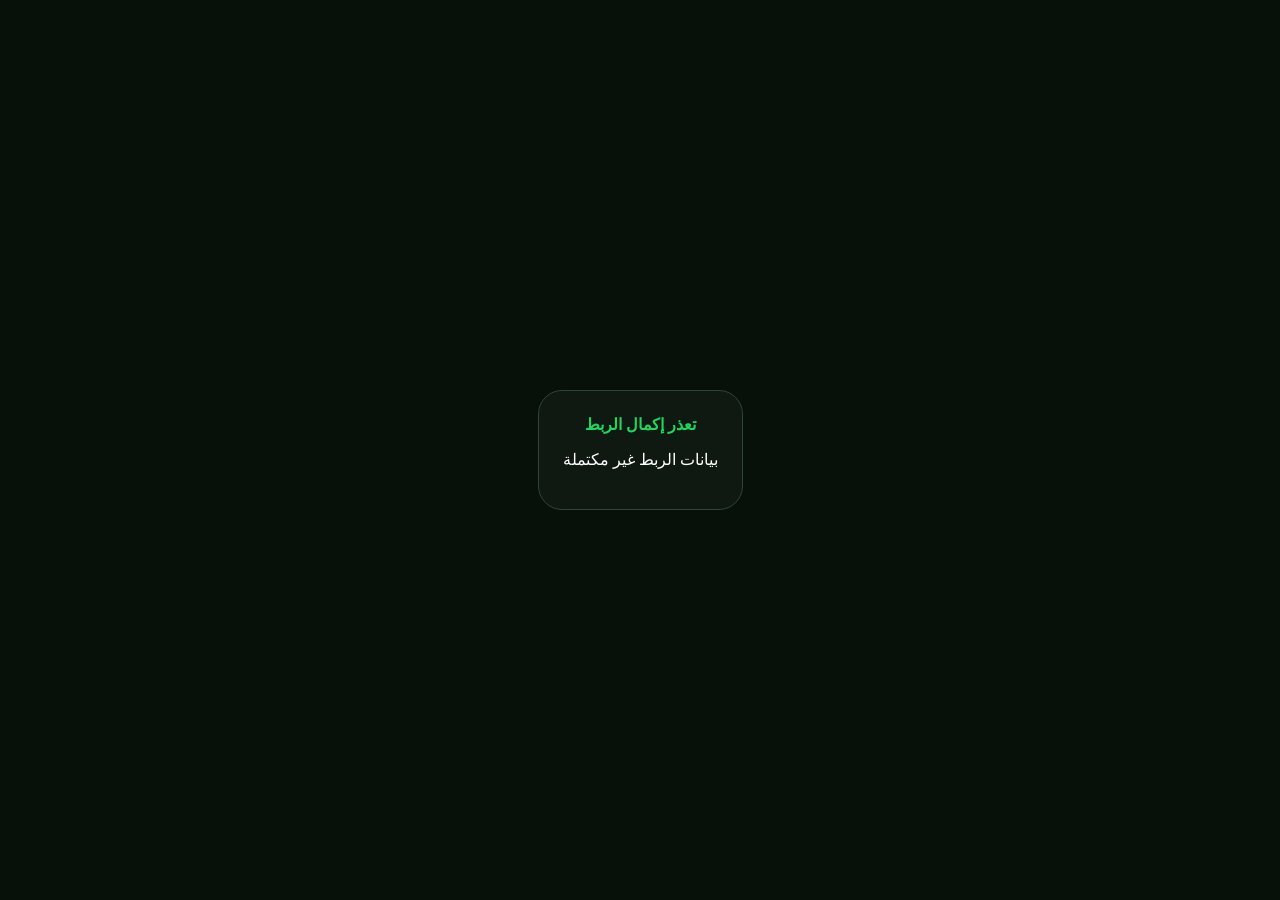
<file: asiri-music-professional/callback.html>
<!doctype html><html lang="ar" dir="rtl"><head><meta charset="utf-8"><meta name="viewport" content="width=device-width,initial-scale=1"><title>Spotify Callback</title><style>body{font-family:-apple-system;background:#07110a;color:#fff;display:grid;place-items:center;min-height:100vh;margin:0;text-align:center}.box{padding:24px;border:1px solid #2d4635;border-radius:24px;background:#101812}strong{color:#1ed760}</style></head><body><div class="box"><strong id="title">جارٍ إكمال الربط…</strong><p id="message">يرجى الانتظار.</p></div><script type="module">const CLIENT_ID='3ac122f971744e508bfd33ad0637d421',NS='asiri-music-pro.v1.';const get=k=>{try{return JSON.parse(localStorage.getItem(NS+k)||'null')?.value??null}catch{return null}},set=(k,v)=>localStorage.setItem(NS+k,JSON.stringify({envelopeVersion:1,savedAt:Date.now(),value:v}));const code=new URLSearchParams(location.search).get('code'),error=new URLSearchParams(location.search).get('error'),verifier=get('spotify.codeVerifier'),redirectUri=new URL('callback.html',location.href).href;const title=document.querySelector('#title'),message=document.querySelector('#message');try{if(error)throw new Error(error);if(!code||!verifier)throw new Error('بيانات الربط غير مكتملة');const response=await fetch('https://accounts.spotify.com/api/token',{method:'POST',headers:{'Content-Type':'application/x-www-form-urlencoded'},body:new URLSearchParams({client_id:CLIENT_ID,grant_type:'authorization_code',code,redirect_uri:redirectUri,code_verifier:verifier})});if(!response.ok)throw new Error('تعذر استبدال رمز Spotify');const payload=await response.json();set('spotify.accessToken',payload.access_token);set('spotify.expiresAt',Date.now()+payload.expires_in*1000-60000);if(payload.refresh_token)set('spotify.refreshToken',payload.refresh_token);localStorage.removeItem(NS+'spotify.codeVerifier');title.textContent='تم الربط بنجاح ✓';message.textContent='ستعود إلى التطبيق الآن.';setTimeout(()=>location.replace('./'),700)}catch(e){title.textContent='تعذر إكمال الربط';message.textContent=e.message}</script></body></html>
</file>
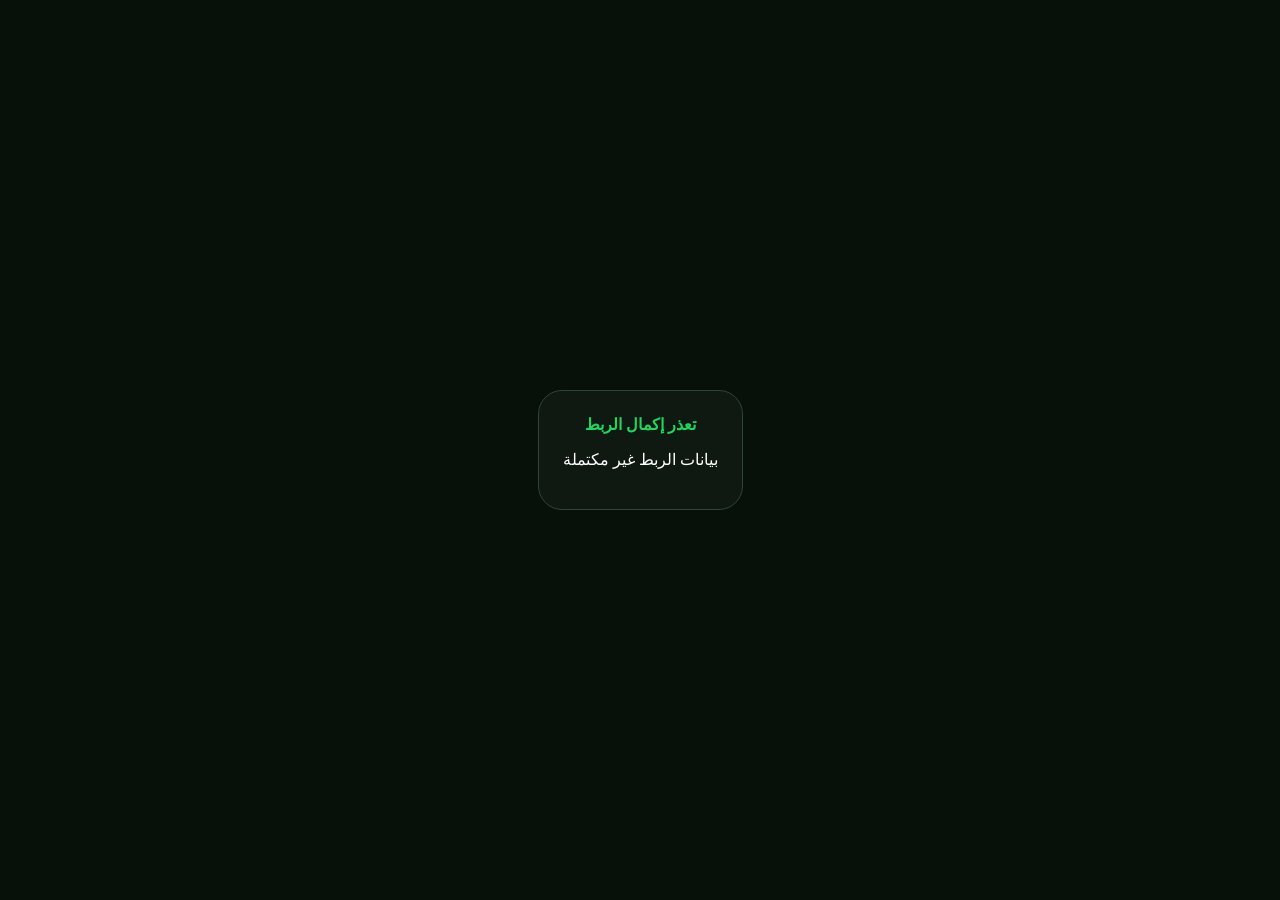
<file: asiri-music-staging/callback.html>
<!doctype html><html lang="ar" dir="rtl"><head><meta charset="utf-8"><meta name="viewport" content="width=device-width,initial-scale=1"><title>Spotify Callback</title><style>body{font-family:-apple-system;background:#07110a;color:#fff;display:grid;place-items:center;min-height:100vh;margin:0;text-align:center}.box{padding:24px;border:1px solid #2d4635;border-radius:24px;background:#101812}strong{color:#1ed760}</style></head><body><div class="box"><strong id="title">جارٍ إكمال الربط…</strong><p id="message">يرجى الانتظار.</p></div><script type="module">const CLIENT_ID='3ac122f971744e508bfd33ad0637d421',NS='asiri-music-pro.v1.',PLAYBACK_AUTH_VERSION='web-player-v1';const get=k=>{try{return JSON.parse(localStorage.getItem(NS+k)||'null')?.value??null}catch{return null}},set=(k,v)=>localStorage.setItem(NS+k,JSON.stringify({envelopeVersion:1,savedAt:Date.now(),value:v}));const params=new URLSearchParams(location.search),code=params.get('code'),error=params.get('error'),verifier=get('spotify.codeVerifier'),redirectUri=new URL('callback.html',location.href).href,title=document.querySelector('#title'),message=document.querySelector('#message');try{if(error)throw new Error(error);if(!code||!verifier)throw new Error('بيانات الربط غير مكتملة');const response=await fetch('https://accounts.spotify.com/api/token',{method:'POST',headers:{'Content-Type':'application/x-www-form-urlencoded'},body:new URLSearchParams({client_id:CLIENT_ID,grant_type:'authorization_code',code,redirect_uri:redirectUri,code_verifier:verifier})});if(!response.ok)throw new Error('تعذر استبدال رمز Spotify');const payload=await response.json();set('spotify.accessToken',payload.access_token);set('spotify.expiresAt',Date.now()+payload.expires_in*1000-60000);if(payload.refresh_token)set('spotify.refreshToken',payload.refresh_token);if(payload.scope)set('spotify.scope',payload.scope);set('spotify.scopeVersion',PLAYBACK_AUTH_VERSION);localStorage.removeItem(NS+'spotify.codeVerifier');title.textContent='تم الربط بنجاح ✓';message.textContent='المشغل الداخلي جاهز. ستعود إلى Asiri Music الآن.';setTimeout(()=>location.replace('./'),700)}catch(e){title.textContent='تعذر إكمال الربط';message.textContent=e.message}</script></body></html>
</file>
<file: asiri-music-professional/styles.css>
:root{color-scheme:dark;font-family:-apple-system,BlinkMacSystemFont,"Segoe UI",sans-serif;background:#07110a;color:#fff}*{box-sizing:border-box}body{margin:0;background:radial-gradient(circle at top,#15301e,#07110a 42%,#050805);min-height:100vh}.shell{width:min(1120px,calc(100% - 28px));margin:auto;padding:calc(20px + env(safe-area-inset-top)) 0 120px}.topbar,.section-head,.health-card,.player{display:flex;align-items:center;justify-content:space-between;gap:14px}.topbar h1,.card h2,.section-head h2{margin:3px 0}.eyebrow{font-size:10px;letter-spacing:1.6px;color:#1ed760;font-weight:900}.topbar button,.hero button,.track .play{border:0;border-radius:999px;background:#1ed760;color:#041006;font-weight:900;padding:12px 16px}.card{margin:20px 0;padding:20px;border:1px solid #2c3f31;border-radius:26px;background:rgba(14,22,16,.86);box-shadow:0 22px 60px rgba(0,0,0,.25)}.health-card strong{color:#9ca7a0}.health-card.ok strong{color:#1ed760}.health-card.warn strong{color:#ffcb6b}.hero p,#statusText{color:#a9b4ac}.hero form{display:grid;grid-template-columns:1fr auto;gap:10px;margin-top:18px}.hero input{min-width:0;border:1px solid #37463b;border-radius:18px;background:#09100b;color:#fff;padding:14px 16px;outline:none}.hero input:focus{border-color:#1ed760}.grid{display:grid;gap:12px}.track{display:grid;grid-template-columns:72px 1fr auto auto;align-items:center;gap:12px;padding:12px;border:1px solid #26352b;border-radius:20px;background:rgba(255,255,255,.035)}.cover{width:72px;height:72px;object-fit:cover;border-radius:14px;background:#202820}.track strong,.track span,.track small{display:block;overflow:hidden;text-overflow:ellipsis;white-space:nowrap}.track span,.track small{color:#9ca79f;margin-top:4px}.track a{color:#fff;text-decoration:none;border:1px solid #3a493f;border-radius:999px;padding:10px 13px}.player{position:fixed;left:12px;right:12px;bottom:calc(12px + env(safe-area-inset-bottom));z-index:50;padding:11px 13px;border:1px solid #3a493f;border-radius:22px;background:rgba(10,16,12,.95);backdrop-filter:blur(20px)}.player img{width:52px;height:52px;border-radius:12px;object-fit:cover}.player>div{flex:1;min-width:0}.player span{display:block;color:#9ba69e;margin-top:4px}.player button{width:44px;height:44px;border:0;border-radius:50%;background:#172019;color:#fff;font-size:19px}.player #playButton{background:#1ed760;color:#051007}.hidden{display:none!important}@media(max-width:680px){.topbar{align-items:flex-start}.topbar button{padding:10px 13px}.hero form{grid-template-columns:1fr}.track{grid-template-columns:60px 1fr}.cover{width:60px;height:60px}.track .play,.track .open{grid-column:auto}.player{gap:8px}.player button{width:40px;height:40px}}
</file>
<file: asiri-music-staging/styles.css>
:root{color-scheme:dark;font-family:-apple-system,BlinkMacSystemFont,"Segoe UI",sans-serif;background:#07110a;color:#fff}*{box-sizing:border-box;min-width:0}html,body{width:100%;max-width:100%;overflow-x:hidden}body{margin:0;background:radial-gradient(circle at top,#15301e,#07110a 42%,#050805);min-height:100vh}.shell{width:min(1120px,calc(100% - 28px));max-width:100%;margin:auto;padding:calc(20px + env(safe-area-inset-top)) 0 150px}.shell>*,section,.card{width:100%;max-width:100%}.topbar,.section-head,.health-card,.player,.taste-head{display:flex;align-items:center;justify-content:space-between;gap:14px}.topbar h1,.card h2,.section-head h2{margin:3px 0}.eyebrow{font-size:10px;letter-spacing:1.6px;color:#1ed760;font-weight:900}.topbar button,.hero button,.track .play{border:0;border-radius:999px;background:#1ed760;color:#041006;font-weight:900;padding:12px 16px}.card{margin:20px 0;padding:20px;border:1px solid #2c3f31;border-radius:26px;background:rgba(14,22,16,.86);box-shadow:0 22px 60px rgba(0,0,0,.25);overflow:hidden}.health-card strong{color:#9ca7a0}.health-card.ok strong{color:#1ed760}.health-card.warn strong{color:#ffcb6b}.hero p,#statusText,.muted{color:#a9b4ac}.hero form{display:grid;grid-template-columns:1fr auto;gap:10px;margin-top:18px}.hero input,.ai-dj-form input{width:100%;min-width:0;border:1px solid #37463b;border-radius:18px;background:#09100b;color:#fff;padding:14px 16px;outline:none}.hero input:focus,.ai-dj-form input:focus{border-color:#1ed760}.grid{display:grid;gap:12px}.track{display:grid;grid-template-columns:72px 1fr auto auto;align-items:center;gap:12px;padding:12px;border:1px solid #26352b;border-radius:20px;background:rgba(255,255,255,.035);overflow:hidden}.cover{width:72px;height:72px;object-fit:cover;border-radius:14px;background:#202820}.track strong,.track span,.track small{display:block;overflow:hidden;text-overflow:ellipsis;white-space:nowrap}.track span,.track small{color:#9ca79f;margin-top:4px}.track a{color:#fff;text-decoration:none;border:1px solid #3a493f;border-radius:999px;padding:10px 13px}.ai-dj-card{background:linear-gradient(145deg,rgba(28,25,58,.96),rgba(10,19,14,.96));border-color:#50488d}.ai-dj-card .section-head{align-items:flex-start}.ai-dj-card h2{font-size:clamp(24px,6vw,38px);line-height:1.15}.ai-dj-card>.muted{line-height:1.65;margin:10px 0 0}.ai-dj-form{display:grid;grid-template-columns:minmax(0,1fr) auto;gap:10px;margin-top:16px}.ai-dj-form button,.ai-dj-play{border:0;border-radius:18px;background:#8f82ff;color:#0d0b1e;font-weight:900;padding:14px 18px}.ai-dj-form button:disabled{opacity:.55}.ai-presets{display:flex;gap:8px;flex-wrap:wrap;margin:12px 0}.ai-presets button{border:1px solid #4b466f;border-radius:999px;background:rgba(143,130,255,.1);color:#fff;padding:9px 12px;font-weight:800}.ai-dj-preview{display:grid;grid-template-columns:repeat(2,minmax(0,1fr));gap:9px;margin-top:12px;width:100%}.ai-dj-track{display:grid;grid-template-columns:28px 54px minmax(0,1fr);align-items:center;gap:10px;padding:11px;border-radius:18px;background:rgba(255,255,255,.045);border:1px solid rgba(255,255,255,.08);overflow:hidden;transition:.2s ease}.ai-dj-track.is-playing{border-color:#1ed760;background:linear-gradient(135deg,rgba(30,215,96,.16),rgba(143,130,255,.1));box-shadow:0 0 0 1px rgba(30,215,96,.18)}.ai-track-number{display:grid;place-items:center;width:26px;height:26px;border-radius:50%;background:#8f82ff;color:#0b091a;font-size:11px;font-weight:900}.ai-dj-track.is-playing .ai-track-number{background:#1ed760}.ai-dj-track img{width:54px;height:54px;object-fit:cover;border-radius:11px;background:#202020}.ai-track-info{border:0;background:transparent;color:#fff;text-align:right;padding:4px;cursor:pointer;overflow:hidden}.ai-track-info strong,.ai-track-info small{display:block;max-width:100%;overflow:hidden;text-overflow:ellipsis;white-space:nowrap}.ai-track-info small{color:#a9a6b9;margin-top:5px}.ai-track-actions{grid-column:2/-1;display:grid;grid-template-columns:1.2fr 1fr 1fr;gap:7px}.ai-track-actions button{border:1px solid #4b466f;border-radius:12px;background:rgba(255,255,255,.04);color:#fff;padding:9px 8px;font-size:12px;font-weight:800}.ai-track-actions .ai-track-play{background:#1ed760;color:#051007;border-color:#1ed760}.ai-track-actions .ai-track-like.active{background:#8f82ff;color:#0d0b1e;border-color:#8f82ff}.ai-track-actions .ai-track-dislike.active{background:#ff7373;color:#190707;border-color:#ff7373}.ai-dj-play{width:100%;margin-top:14px;background:#1ed760;color:#051007}.taste-dashboard{background:linear-gradient(145deg,rgba(22,46,29,.95),rgba(12,21,15,.95));border-color:#31563c}.taste-score{display:flex;align-items:baseline;gap:3px;padding:10px 13px;border-radius:18px;background:rgba(30,215,96,.1);border:1px solid rgba(30,215,96,.28)}.taste-score strong{font-size:30px;color:#1ed760}.taste-score span{font-size:12px;color:#92a297}.taste-stats{display:grid;grid-template-columns:repeat(3,1fr);gap:10px;margin-top:16px}.taste-stats article{padding:14px;border-radius:18px;background:rgba(255,255,255,.045);border:1px solid rgba(255,255,255,.08)}.taste-stats span{display:block;color:#9ca79f;font-size:12px}.taste-stats strong{display:block;margin-top:6px;font-size:24px}.taste-top{margin-top:18px}.taste-top h3{font-size:14px;margin:0 0 10px}.taste-top #tasteTopArtists{display:grid;gap:8px}.taste-top #tasteTopArtists>div{display:grid;grid-template-columns:30px 1fr auto;align-items:center;gap:10px;padding:10px;border-radius:15px;background:rgba(255,255,255,.04)}.taste-top #tasteTopArtists>div>span{display:grid;place-items:center;width:27px;height:27px;border-radius:50%;background:#1ed760;color:#061009;font-size:12px;font-weight:900}.taste-top b{color:#90a0ff}.taste-actions{grid-column:2/-1;display:flex;gap:8px;flex-wrap:wrap}.taste-actions button{border:1px solid #3b4b40;border-radius:999px;background:#111813;color:#fff;padding:9px 12px;font-weight:800}.taste-actions .taste-like.active{background:#1ed760;color:#061009;border-color:#1ed760}.taste-actions .taste-dislike.active{background:#ff7373;color:#180606;border-color:#ff7373}.player{position:fixed;left:max(12px,env(safe-area-inset-left));right:max(12px,env(safe-area-inset-right));bottom:calc(12px + env(safe-area-inset-bottom));z-index:50;padding:11px 13px;border:1px solid #3a493f;border-radius:22px;background:rgba(10,16,12,.95);backdrop-filter:blur(20px);max-width:calc(100vw - 24px);margin:auto}.player img{width:52px;height:52px;border-radius:12px;object-fit:cover}.player>div{flex:1;min-width:0;overflow:hidden}.player strong,.player span{display:block;overflow:hidden;text-overflow:ellipsis;white-space:nowrap}.player span{color:#9ba69e;margin-top:4px}.player button{flex:0 0 auto;width:44px;height:44px;border:0;border-radius:50%;background:#172019;color:#fff;font-size:19px}.player #playButton{background:#1ed760;color:#051007}.hidden{display:none!important}@media(max-width:680px){.shell{width:calc(100% - 20px);padding-bottom:165px}.card{padding:17px;border-radius:22px;margin:14px 0}.topbar{align-items:flex-start}.topbar button{padding:10px 13px}.section-head{gap:8px}.hero form,.ai-dj-form{grid-template-columns:1fr}.ai-dj-form button{width:100%}.ai-presets{display:grid;grid-template-columns:repeat(2,minmax(0,1fr));gap:8px}.ai-presets button{width:100%;padding:11px 8px}.ai-dj-preview{grid-template-columns:1fr;gap:9px}.ai-dj-track{grid-template-columns:28px 56px minmax(0,1fr);padding:10px}.ai-dj-track img{width:56px;height:56px}.ai-track-actions{grid-template-columns:1fr 1fr 1fr}.ai-track-actions button{font-size:11px;padding:9px 5px}.track{grid-template-columns:60px minmax(0,1fr);padding:11px}.cover{width:60px;height:60px}.track .play,.track .open{width:100%;text-align:center}.taste-actions{grid-column:1/-1}.taste-stats{grid-template-columns:repeat(3,1fr);gap:7px}.taste-stats article{padding:10px 7px}.taste-stats span{font-size:10px}.taste-stats strong{font-size:20px}.player{gap:7px;padding:9px}.player img{width:48px;height:48px}.player button{width:38px;height:38px;font-size:17px}}@media(max-width:390px){.shell{width:calc(100% - 14px)}.card{padding:14px}.ai-presets{grid-template-columns:1fr 1fr}.ai-track-actions{grid-template-columns:1fr}.ai-track-actions button{width:100%}.player{left:7px;right:7px;max-width:calc(100vw - 14px)}.player img{width:44px;height:44px}.player button{width:36px;height:36px}.topbar h1{font-size:30px}}
</file>
<file: asiri-music-staging/session-controls.css>
.ai-track-info em{display:block;min-height:16px;margin-top:4px;color:#1ed760;font-style:normal;font-size:11px;font-weight:800}.ai-track-actions{grid-template-columns:repeat(5,minmax(0,1fr))!important}.ai-track-actions button{min-height:38px;padding:8px 4px!important;font-size:15px!important}.ai-track-actions button[data-action="play"]{background:#1ed760;color:#051007;border-color:#1ed760}.ai-track-actions button[data-action="like"].active{background:#8f82ff;color:#0d0b1e;border-color:#8f82ff}.ai-track-actions button[data-action="remove"]{color:#ff8f8f}.ai-track-actions button:disabled{opacity:.25}.ai-dj-track.is-playing .ai-track-info strong{color:#1ed760}@media(max-width:390px){.ai-track-actions{grid-template-columns:repeat(5,minmax(0,1fr))!important}.ai-track-actions button{width:auto!important;font-size:14px!important;padding:7px 2px!important}}
</file>
<file: asiri-music-staging/car-connect.css>
.car-connect-card{background:linear-gradient(145deg,rgba(12,30,18,.98),rgba(8,17,11,.98));border-color:#2d6942}.driver-mode-head{align-items:center}.car-switch{position:relative;display:inline-block;width:62px;height:34px;flex:0 0 auto}.car-switch input{opacity:0;width:0;height:0}.car-switch span{position:absolute;inset:0;border-radius:999px;background:#313b34;transition:.2s;box-shadow:inset 0 0 0 1px #4d5b51}.car-switch span:before{content:'';position:absolute;width:26px;height:26px;right:4px;top:4px;border-radius:50%;background:#fff;transition:.2s}.car-switch input:checked+span{background:#1ed760}.car-switch input:checked+span:before{transform:translateX(-28px);background:#061009}.driver-mode-summary{display:flex;align-items:center;justify-content:space-between;gap:10px;margin:12px 0;padding:12px 14px;border-radius:17px;background:rgba(255,255,255,.05);border:1px solid rgba(255,255,255,.07)}.driver-mode-summary span{color:#9eaaa2;font-size:12px}.driver-mode-summary span[data-enabled='1']{color:#1ed760;font-weight:900}.driver-mode-summary strong{font-size:18px}.driver-primary-actions{display:grid;grid-template-columns:2fr 1fr;gap:9px;margin:16px 0}.driver-primary-actions button,.driver-primary-actions a{min-height:58px;border-radius:17px;border:1px solid #385043;padding:12px 14px;font-weight:900;text-align:center;text-decoration:none;display:flex;align-items:center;justify-content:center}.driver-primary-actions #driverStart{background:#1ed760;color:#041006;border-color:#1ed760;font-size:16px}.driver-primary-actions .driver-secondary{background:#122019;color:#fff}.driver-primary-actions #openSpotify{grid-column:1/-1;background:#fff;color:#111}.driver-primary-actions button:disabled{opacity:.45}.car-connect-card #carStatus[data-ok='1']{color:#c8f8d6}.car-connect-card #carStatus[data-ok='0']{color:#ffad9f}.driver-queue-list{display:grid;gap:8px;margin-top:14px}.driver-queue-row{display:grid;grid-template-columns:28px 48px minmax(0,1fr) auto;gap:9px;align-items:center;padding:9px;border-radius:16px;background:rgba(255,255,255,.045);border:1px solid rgba(255,255,255,.07)}.driver-queue-number{display:grid;place-items:center;width:28px;height:28px;border-radius:10px;background:rgba(30,215,96,.12);color:#7af29e;font-weight:900}.driver-queue-cover{width:48px;height:48px;border-radius:12px;object-fit:cover;background:#162018}.driver-queue-info{min-width:0}.driver-queue-info strong,.driver-queue-info span{display:block;overflow:hidden;text-overflow:ellipsis;white-space:nowrap}.driver-queue-info span{margin-top:4px;color:#9eaaa2;font-size:12px}.driver-queue-actions{display:flex;gap:5px}.driver-queue-actions button{width:38px;height:38px;border:1px solid rgba(255,255,255,.1);border-radius:12px;background:#132019;color:#fff;font-weight:900}.driver-queue-actions button:disabled{opacity:.25}.driver-queue-actions .driver-remove{color:#ffb2a6}.driver-mode-active .driver-mode-card{box-shadow:0 0 0 1px rgba(30,215,96,.22),0 20px 70px rgba(30,215,96,.08)}@media(max-width:680px){.driver-primary-actions{grid-template-columns:1fr}.driver-primary-actions #openSpotify{grid-column:auto}.driver-queue-row{grid-template-columns:28px 44px minmax(0,1fr)}.driver-queue-cover{width:44px;height:44px}.driver-queue-actions{grid-column:2/-1;justify-content:flex-end}.driver-queue-actions button{width:46px;height:42px}}
</file>
<file: asiri-music-staging/os-shell.css>
:root{--os-accent:#1ed760;--os-bg:#050805;--os-panel:rgba(14,22,16,.88);--os-muted:#9eaaa2}.os-header{position:sticky;top:0;z-index:35;display:flex;align-items:center;justify-content:space-between;gap:12px;padding:calc(12px + env(safe-area-inset-top)) 14px 12px;margin:0 -4px 14px;background:linear-gradient(180deg,rgba(5,8,5,.98),rgba(5,8,5,.82),transparent);backdrop-filter:blur(18px)}.os-brand{display:flex;align-items:center;gap:11px}.os-logo{display:grid;place-items:center;width:42px;height:42px;border-radius:14px;background:linear-gradient(135deg,#1ed760,#86f7aa);color:#041006;font-weight:1000;box-shadow:0 10px 30px rgba(30,215,96,.25)}.os-brand h1{font-size:22px;margin:0}.os-brand small{display:block;color:var(--os-muted);margin-top:2px}.os-page{display:none}.os-page.is-active{display:block;animation:osIn .22s ease}.os-hero{padding:24px;border-radius:28px;background:linear-gradient(145deg,rgba(30,215,96,.18),rgba(143,130,255,.12),rgba(14,22,16,.96));border:1px solid rgba(255,255,255,.09);margin:10px 0 18px}.os-hero h2{font-size:clamp(28px,8vw,44px);margin:6px 0 8px}.os-hero p{color:#b4beb7;line-height:1.7;margin:0}.os-quick-grid,.os-dashboard-grid{display:grid;grid-template-columns:repeat(2,minmax(0,1fr));gap:10px}.os-quick{border:1px solid rgba(255,255,255,.08);border-radius:20px;background:rgba(255,255,255,.045);color:#fff;padding:16px;text-align:right;font-weight:900;min-height:96px}.os-quick span{display:block;font-size:25px;margin-bottom:10px}.os-panel{margin:14px 0;padding:18px;border-radius:24px;background:var(--os-panel);border:1px solid rgba(255,255,255,.08)}.os-panel-head{display:flex;align-items:center;justify-content:space-between;gap:10px;margin-bottom:12px}.os-panel h2,.os-panel h3{margin:0}.os-stat{padding:16px;border-radius:20px;background:rgba(255,255,255,.04);border:1px solid rgba(255,255,255,.07)}.os-stat span{display:block;color:var(--os-muted);font-size:12px}.os-stat strong{display:block;font-size:26px;margin-top:7px}.os-empty{padding:22px;border:1px dashed rgba(255,255,255,.14);border-radius:20px;text-align:center;color:var(--os-muted)}.os-bottom-nav{position:fixed;z-index:80;left:10px;right:10px;bottom:calc(9px + env(safe-area-inset-bottom));display:grid;grid-template-columns:repeat(6,1fr);gap:4px;padding:7px;border:1px solid rgba(255,255,255,.11);border-radius:24px;background:rgba(7,12,8,.96);backdrop-filter:blur(24px);box-shadow:0 18px 55px rgba(0,0,0,.5)}.os-nav-button{border:0;background:transparent;color:#8f9a92;border-radius:17px;padding:8px 3px;font-size:10px;font-weight:800}.os-nav-button b{display:block;font-size:19px;line-height:1;margin-bottom:5px}.os-nav-button.is-active{background:rgba(30,215,96,.15);color:#fff}.os-nav-button.is-active b{color:var(--os-accent)}.shell{padding-bottom:210px!important}.player{bottom:calc(86px + env(safe-area-inset-bottom))!important}.os-section-title{display:flex;align-items:end;justify-content:space-between;gap:10px;margin:8px 0 14px}.os-section-title h2{margin:0;font-size:28px}.os-section-title p{margin:5px 0 0;color:var(--os-muted)}.os-settings-list{display:grid;gap:9px}.os-setting{display:flex;justify-content:space-between;align-items:center;gap:12px;padding:15px;border-radius:18px;background:rgba(255,255,255,.04);border:1px solid rgba(255,255,255,.07)}.os-setting span{color:var(--os-muted);font-size:12px}.os-page [data-os-moved]{margin-top:12px}@keyframes osIn{from{opacity:0;transform:translateY(5px)}to{opacity:1;transform:none}}@media(max-width:680px){.os-header{padding-left:6px;padding-right:6px}.os-hero{padding:19px;border-radius:24px}.os-dashboard-grid{grid-template-columns:repeat(2,minmax(0,1fr))}.os-bottom-nav{left:6px;right:6px}.os-nav-button{font-size:9px}.os-nav-button b{font-size:18px}}@media(max-width:390px){.os-bottom-nav{gap:1px;padding:6px 4px}.os-nav-button{padding:8px 1px;font-size:8px}.os-logo{width:38px;height:38px}}
</file>
<file: asiri-music-staging/moment.css>
.asiri-moment{position:relative;isolation:isolate;overflow:hidden;margin:14px 0;padding:20px;border:1px solid rgba(143,130,255,.34);border-radius:26px;background:linear-gradient(135deg,rgba(42,34,88,.94),rgba(12,31,22,.96) 56%,rgba(8,18,12,.98));box-shadow:0 22px 55px rgba(0,0,0,.28)}
.asiri-moment::before{content:"";position:absolute;z-index:-1;width:190px;height:190px;left:-70px;top:-95px;border-radius:50%;background:radial-gradient(circle,rgba(143,130,255,.42),transparent 68%);filter:blur(4px)}
.asiri-moment::after{content:"";position:absolute;z-index:-1;width:160px;height:160px;right:-70px;bottom:-95px;border-radius:50%;background:radial-gradient(circle,rgba(30,215,96,.28),transparent 70%)}
.asiri-moment-head{display:flex;align-items:center;justify-content:space-between;gap:12px;margin-bottom:16px}.asiri-moment-live{display:inline-flex;align-items:center;gap:7px;padding:7px 10px;border:1px solid rgba(30,215,96,.26);border-radius:999px;background:rgba(30,215,96,.08);color:#baf7cf;font-size:11px;font-weight:900}.asiri-moment-live i{width:7px;height:7px;border-radius:50%;background:#1ed760;box-shadow:0 0 0 5px rgba(30,215,96,.1);animation:momentPulse 1.8s ease-in-out infinite}
.asiri-moment-copy{display:grid;grid-template-columns:auto minmax(0,1fr);align-items:start;gap:13px}.asiri-moment-emoji{display:grid;place-items:center;width:52px;height:52px;border:1px solid rgba(255,255,255,.12);border-radius:18px;background:rgba(255,255,255,.08);font-size:27px}.asiri-moment h3{margin:2px 0 7px;font-size:clamp(22px,5.7vw,32px);letter-spacing:-.4px}.asiri-moment p{margin:0;color:#c3c8c5;line-height:1.65;font-size:13px}
.asiri-moment-primary{width:100%;margin-top:17px;border:0;border-radius:18px;background:linear-gradient(135deg,#1ed760,#79ef9d);color:#041006;padding:14px 16px;font-size:15px;font-weight:1000;box-shadow:0 12px 28px rgba(30,215,96,.18)}.asiri-moment-presets{display:grid;grid-template-columns:repeat(4,minmax(0,1fr));gap:7px;margin-top:9px}.asiri-moment-presets button{border:1px solid rgba(255,255,255,.1);border-radius:14px;background:rgba(255,255,255,.055);color:#f7f8f7;padding:10px 5px;font-size:11px;font-weight:850}.asiri-moment-presets button:active,.asiri-moment-primary:active{transform:scale(.985)}
@keyframes momentPulse{0%,100%{opacity:1;transform:scale(1)}50%{opacity:.55;transform:scale(.8)}}
@media(max-width:390px){.asiri-moment{padding:17px;border-radius:22px}.asiri-moment-presets{grid-template-columns:repeat(2,minmax(0,1fr))}.asiri-moment-copy{gap:10px}.asiri-moment-emoji{width:46px;height:46px;border-radius:15px;font-size:23px}}
@media(prefers-reduced-motion:reduce){.asiri-moment-live i{animation:none}.asiri-moment-primary,.asiri-moment-presets button{transition:none}}
</file>
<file: asiri-music-staging/stable-web.css>
/* Asiri Music OS — in-app playback */
.web-playback-note{margin:14px 0;padding:16px;border:1px solid rgba(30,215,96,.35);border-radius:20px;background:linear-gradient(135deg,rgba(30,215,96,.12),rgba(143,130,255,.08));color:#d8e6dc;line-height:1.7}.web-playback-note strong{display:block;color:#1ed760;margin-bottom:4px}.web-playback-note span{display:block;color:#a9b4ac;font-size:13px}.track{overflow:hidden}.track .play,.track .open{min-height:52px;display:flex;align-items:center;justify-content:center;text-align:center;white-space:normal;line-height:1.25}.track .play{padding:10px 12px}.track .open{padding:10px 12px}.player{box-shadow:0 18px 55px rgba(0,0,0,.55),0 0 0 1px rgba(30,215,96,.08)}.player.is-playing #playButton{box-shadow:0 0 0 5px rgba(30,215,96,.12)}@media(max-width:640px){.track{grid-template-columns:76px minmax(0,1fr)!important}.track .cover{grid-row:1/span 2}.track>div{min-width:0}.track .name,.track .artist,.track .album{overflow:hidden;text-overflow:ellipsis;white-space:nowrap}.track .play,.track .open{width:100%;font-size:15px}.track .play{grid-column:1/-1}.track .open{grid-column:1/-1}.os-bottom-nav{padding-bottom:max(8px,env(safe-area-inset-bottom))}}
</file>
<file: asiri-music-staging/library.css>
.session-primary-actions{display:grid;grid-template-columns:1fr 1fr;gap:9px;margin-top:14px}
.session-primary-actions .ai-dj-play{margin:0}
#saveCurrentSession{border:1px solid rgba(143,130,255,.65);border-radius:18px;background:rgba(143,130,255,.14);color:#fff;font-weight:900;padding:14px 18px}
#saveCurrentSession.is-saved{border-color:rgba(30,215,96,.5);background:rgba(30,215,96,.12);color:#b9ffcf}
#saveSessionStatus{min-height:18px;margin:9px 2px 0;color:#aeb7b1;font-size:12px}

.library-overview{display:grid;grid-template-columns:repeat(2,minmax(0,1fr));gap:10px;margin:12px 0 16px}
.library-metric{padding:16px;border:1px solid rgba(255,255,255,.08);border-radius:20px;background:linear-gradient(145deg,rgba(30,215,96,.08),rgba(143,130,255,.06))}
.library-metric span{display:block;color:#98a49c;font-size:12px}
.library-metric strong{display:block;margin-top:6px;font-size:28px;color:#fff}
.library-panel-actions{display:flex;align-items:center;gap:8px}
.library-count{padding:7px 10px;border-radius:999px;background:rgba(30,215,96,.1);color:#b9ffcf;font-size:11px;font-weight:900}
.library-sync{border:1px solid rgba(255,255,255,.12);border-radius:999px;background:rgba(255,255,255,.05);color:#fff;padding:9px 12px;font-size:12px;font-weight:900}
.library-sync:disabled{opacity:.55}
.library-search-row{display:grid;grid-template-columns:minmax(0,1fr);margin:10px 0}
.library-search{width:100%;border:1px solid #36433a;border-radius:16px;background:#09100b;color:#fff;padding:12px 14px;outline:none}
.library-search:focus{border-color:#1ed760}
.library-status{min-height:18px;margin:6px 2px 12px;color:#97a39b;font-size:12px}

.saved-session-grid{display:grid;grid-template-columns:repeat(2,minmax(0,1fr));gap:10px}
.saved-session-card{display:grid;grid-template-columns:72px minmax(0,1fr);gap:12px;padding:13px;border:1px solid rgba(255,255,255,.09);border-radius:20px;background:rgba(255,255,255,.035)}
.saved-session-cover{width:72px;height:72px;border-radius:15px;object-fit:cover;background:linear-gradient(135deg,#213528,#26223f)}
.saved-session-info{min-width:0}
.saved-session-info strong,.saved-session-info span,.saved-session-info small{display:block;overflow:hidden;text-overflow:ellipsis;white-space:nowrap}
.saved-session-info strong{font-size:15px}
.saved-session-info span{margin-top:5px;color:#b8c2bb;font-size:12px}
.saved-session-info small{margin-top:5px;color:#7f8a83;font-size:11px}
.saved-session-actions{grid-column:1/-1;display:grid;grid-template-columns:repeat(3,minmax(0,1fr));gap:7px}
.saved-session-actions button{border:1px solid rgba(255,255,255,.11);border-radius:12px;background:rgba(255,255,255,.045);color:#fff;padding:9px 7px;font-size:11px;font-weight:850}
.saved-session-actions .session-open{grid-column:span 2;background:#1ed760;border-color:#1ed760;color:#041006}
.saved-session-actions .session-play{background:rgba(143,130,255,.17);border-color:rgba(143,130,255,.4)}
.saved-session-actions .session-delete{color:#ff9a9a;border-color:rgba(255,115,115,.25)}

.library-track-grid{display:grid;grid-template-columns:repeat(2,minmax(0,1fr));gap:10px}
.library-track-card{display:grid;grid-template-columns:64px minmax(0,1fr);gap:11px;align-items:center;padding:11px;border:1px solid rgba(255,255,255,.08);border-radius:18px;background:rgba(255,255,255,.032)}
.library-track-cover{width:64px;height:64px;border-radius:13px;object-fit:cover;background:#1b241e}
.library-track-info{min-width:0}
.library-track-info strong,.library-track-info span{display:block;overflow:hidden;text-overflow:ellipsis;white-space:nowrap}
.library-track-info strong{font-size:14px}
.library-track-info span{margin-top:5px;color:#97a39b;font-size:11px}
.library-source{display:inline-flex!important;width:max-content;max-width:100%;margin-top:7px!important;padding:4px 7px;border-radius:999px;background:rgba(30,215,96,.09);color:#aef4c4!important;font-size:9px!important;font-weight:900}
.library-track-actions{grid-column:1/-1;display:grid;grid-template-columns:1fr 1fr;gap:7px}
.library-track-actions button,.library-track-actions a{display:block;border:1px solid rgba(255,255,255,.11);border-radius:12px;background:rgba(255,255,255,.04);color:#fff;padding:9px;text-align:center;text-decoration:none;font-size:11px;font-weight:850}
.library-track-actions button{background:#1ed760;border-color:#1ed760;color:#041006}
.library-empty[hidden]{display:none}

@media(max-width:720px){
  .saved-session-grid,.library-track-grid{grid-template-columns:1fr}
}
@media(max-width:520px){
  .session-primary-actions{grid-template-columns:1fr}
  .library-overview{grid-template-columns:1fr 1fr}
  .library-panel-actions{align-items:flex-end;flex-direction:column}
  .saved-session-actions{grid-template-columns:repeat(2,minmax(0,1fr))}
  .saved-session-actions .session-open{grid-column:span 2}
}
</file>
<file: asiri-music-staging/now-playing.css>
.player-cover-button{flex:0 0 auto;border:0;background:transparent;padding:0;border-radius:12px;cursor:pointer}.player-cover-button img{display:block}.player-progress{display:block;height:3px;margin-top:8px;border-radius:999px;background:#344039;overflow:hidden}.player-progress i{display:block;width:0;height:100%;border-radius:inherit;background:#1ed760;transition:width .35s linear}.player-opened{overflow:hidden}
.now-playing{position:fixed;inset:0;z-index:200;overflow:auto;background:#060906;color:#fff;animation:nowPlayingIn .34s cubic-bezier(.2,.8,.2,1)}.now-playing-backdrop{position:absolute;inset:0;background-size:cover;background-position:center;filter:blur(48px) saturate(1.25);transform:scale(1.18);opacity:.7}.now-playing-backdrop:after{content:"";position:absolute;inset:0;background:linear-gradient(180deg,rgba(3,7,4,.2),rgba(4,8,5,.82) 52%,#050706 100%)}.now-playing-content{position:relative;z-index:1;width:min(100%,620px);min-height:100%;margin:auto;padding:max(18px,env(safe-area-inset-top)) 24px calc(28px + env(safe-area-inset-bottom));display:flex;flex-direction:column}.now-playing-header{display:grid;grid-template-columns:48px 1fr 48px;align-items:center;text-align:center}.now-playing-header button{width:44px;height:44px;border:0;border-radius:50%;background:rgba(255,255,255,.12);color:#fff;font-size:24px;backdrop-filter:blur(18px)}.now-playing-header div{display:flex;flex-direction:column;gap:2px}.now-playing-header span{font-size:11px;color:rgba(255,255,255,.72);font-weight:800}.now-playing-header strong{font-size:14px}.now-playing-header button.active{color:#1ed760}.now-artwork{width:min(82vw,430px);aspect-ratio:1;margin:clamp(26px,7vh,62px) auto 30px;border-radius:30px;overflow:hidden;background:#202521;box-shadow:0 35px 90px rgba(0,0,0,.5)}.now-artwork img{width:100%;height:100%;display:block;object-fit:cover}.now-meta{text-align:right}.now-meta h2{margin:0;font-size:clamp(26px,7vw,38px);white-space:nowrap;overflow:hidden;text-overflow:ellipsis}.now-meta p{margin:8px 0 0;color:rgba(255,255,255,.72);font-size:17px;white-space:nowrap;overflow:hidden;text-overflow:ellipsis}.now-progress-wrap{margin-top:28px}.now-progress-wrap input{width:100%;accent-color:#fff}.now-times{display:flex;justify-content:space-between;margin-top:4px;color:rgba(255,255,255,.58);font-size:12px;direction:ltr}.now-controls{display:flex;align-items:center;justify-content:center;gap:36px;margin:22px 0}.now-controls button{width:58px;height:58px;border:0;background:none;color:#fff;font-size:32px}.now-controls .now-main-play{width:82px;height:82px;border-radius:50%;background:#fff;color:#050706;font-size:31px;box-shadow:0 15px 35px rgba(0,0,0,.3)}.now-actions{display:grid;grid-template-columns:1fr 1fr;gap:10px;margin-top:10px}.now-actions button,.now-actions a{border:1px solid rgba(255,255,255,.2);background:rgba(255,255,255,.09);color:#fff;border-radius:999px;padding:13px;text-align:center;text-decoration:none;font-weight:800;backdrop-filter:blur(16px)}.now-actions button.active{color:#1ed760;border-color:rgba(30,215,96,.55)}#nowStatus{text-align:center;color:rgba(255,255,255,.64);font-size:12px;margin-top:16px}@keyframes nowPlayingIn{from{opacity:0;transform:translateY(26px) scale(.985)}to{opacity:1;transform:none}}@media(max-width:620px){.now-artwork{width:min(83vw,390px);margin-top:34px}.now-playing-content{padding-inline:20px}.now-controls{gap:25px}}
.now-actions{grid-template-columns:repeat(3,minmax(0,1fr))}.now-queue-panel{margin-top:18px;padding:16px;border:1px solid rgba(255,255,255,.12);border-radius:24px;background:rgba(5,10,6,.58);backdrop-filter:blur(24px)}.now-queue-head{display:flex;align-items:center;justify-content:space-between;gap:12px;margin-bottom:12px}.now-queue-head h3{margin:2px 0 0;font-size:18px}.now-queue-head>strong{color:rgba(255,255,255,.62);font-size:12px}.now-queue-list{display:grid;gap:7px}.now-queue-row{width:100%;display:grid;grid-template-columns:30px 48px minmax(0,1fr);gap:10px;align-items:center;padding:8px;border:1px solid transparent;border-radius:16px;background:transparent;color:#fff;text-align:right}.now-queue-row:hover,.now-queue-row:focus-visible{background:rgba(255,255,255,.07);outline:none}.now-queue-row.is-current{background:rgba(30,215,96,.11);border-color:rgba(30,215,96,.28)}.now-queue-number{display:grid;place-items:center;color:rgba(255,255,255,.5);font-size:12px;font-weight:900}.now-queue-row.is-current .now-queue-number{color:#1ed760;font-size:18px}.now-queue-cover{width:48px;height:48px;border-radius:11px;object-fit:cover;background:#1b211d}.now-queue-info{min-width:0}.now-queue-info strong,.now-queue-info small,.now-queue-info em{display:block;overflow:hidden;text-overflow:ellipsis;white-space:nowrap}.now-queue-info small{margin-top:3px;color:rgba(255,255,255,.58);font-size:11px}.now-queue-info em{margin-top:3px;color:rgba(255,255,255,.44);font-size:10px;font-style:normal}.now-queue-row.is-current .now-queue-info em{color:#1ed760;font-weight:800}.now-queue-empty{padding:14px;text-align:center;color:rgba(255,255,255,.55);font-size:12px}@media(max-width:620px){.now-actions{grid-template-columns:1fr 1fr}.now-actions a{grid-column:1/-1}.now-queue-panel{padding:12px}.now-queue-row{grid-template-columns:26px 44px minmax(0,1fr)}.now-queue-cover{width:44px;height:44px}}
.now-actions{grid-template-columns:repeat(4,minmax(0,1fr))}@media(max-width:620px){.now-actions{grid-template-columns:1fr 1fr}.now-actions a{grid-column:auto}}
</file>
<file: asiri-music-staging/listening-history.css>
.listening-grid{display:grid;grid-template-columns:1.15fr .85fr;gap:12px;margin:14px 0}.listening-panel{position:relative;overflow:hidden;padding:17px;border:1px solid rgba(255,255,255,.09);border-radius:24px;background:linear-gradient(145deg,rgba(20,35,25,.96),rgba(9,15,11,.96))}.listening-panel-head{display:flex;align-items:center;justify-content:space-between;gap:10px;margin-bottom:12px}.listening-panel-head h3{margin:2px 0 0}.listening-panel-head>span{color:#8e9b92;font-size:11px}.listening-empty{min-height:116px;display:grid;place-items:center;padding:18px;border:1px dashed rgba(255,255,255,.12);border-radius:18px;color:#8e9b92;text-align:center;font-size:13px}.continue-listening-card{position:relative;isolation:isolate;display:grid;grid-template-columns:78px minmax(0,1fr);gap:12px;align-items:center;min-height:126px;padding:12px;border-radius:20px;background:rgba(255,255,255,.055);overflow:hidden}.continue-cover{width:78px;height:78px;border-radius:16px;object-fit:cover;background:#1b241d}.continue-bg{position:absolute;z-index:-2;inset:-30%;width:160%;height:160%;object-fit:cover;filter:blur(38px) saturate(1.2);opacity:.18}.continue-listening-card:after{content:"";position:absolute;z-index:-1;inset:0;background:linear-gradient(90deg,rgba(5,10,7,.38),rgba(5,10,7,.82))}.continue-info{min-width:0}.continue-info strong,.continue-info span,.continue-info small{display:block;overflow:hidden;text-overflow:ellipsis;white-space:nowrap}.continue-info span{margin-top:4px;color:#abb6ae;font-size:12px}.continue-info small{margin-top:5px;color:#7f8c83;font-size:10px}.continue-progress{height:3px!important;margin-top:9px!important;border-radius:999px;background:rgba(255,255,255,.12)}.continue-progress i{display:block;height:100%;border-radius:inherit;background:#1ed760}.continue-listening-card>button{grid-column:1/-1;min-height:42px;border:0;border-radius:14px;background:#1ed760;color:#041006;font-weight:900}.recent-listening-list{display:grid;gap:7px}.recent-listening-row{display:grid;grid-template-columns:44px minmax(0,1fr) auto;gap:9px;align-items:center;width:100%;padding:8px;border:1px solid transparent;border-radius:15px;background:rgba(255,255,255,.035);color:#fff;text-align:right}.recent-listening-row:hover,.recent-listening-row:focus-visible{border-color:rgba(30,215,96,.35);outline:none}.recent-cover{width:44px;height:44px;border-radius:11px;object-fit:cover;background:#1b241d}.recent-info{min-width:0}.recent-info strong,.recent-info small{display:block;overflow:hidden;text-overflow:ellipsis;white-space:nowrap}.recent-info small{margin-top:3px;color:#8f9b92;font-size:10px}.recent-listening-row em{color:#718077;font-size:9px;font-style:normal;white-space:nowrap}@media(max-width:760px){.listening-grid{grid-template-columns:1fr}.continue-listening-card{grid-template-columns:68px minmax(0,1fr)}.continue-cover{width:68px;height:68px}}
</file>
<file: asiri-music-staging/smart-mix.css>
.smart-mix-panel{position:relative;overflow:hidden;background:linear-gradient(145deg,rgba(48,32,88,.96),rgba(12,31,22,.97));border-color:rgba(154,130,255,.32)}
.smart-mix-panel:before{content:"";position:absolute;width:220px;height:220px;left:-90px;top:-100px;border-radius:50%;background:rgba(143,130,255,.22);filter:blur(10px);pointer-events:none}
.smart-mix-head{position:relative;display:flex;align-items:flex-start;justify-content:space-between;gap:16px}
.smart-mix-head h3{font-size:clamp(24px,6vw,34px);margin:4px 0 7px}
.smart-mix-head p{max-width:590px;margin:0;color:#c3bdcf;line-height:1.6}
.smart-mix-head>button,.smart-mix-actions button{border:0;border-radius:16px;padding:12px 15px;font-weight:900;cursor:pointer}
.smart-mix-head>button{background:#8f82ff;color:#0c0917;white-space:nowrap}
.smart-mix-head>button:disabled,.smart-mix-actions button:disabled{opacity:.48;cursor:default}
.smart-mix-seeds{position:relative;display:flex;gap:7px;flex-wrap:wrap;margin:14px 0}
.smart-mix-seeds span{padding:7px 10px;border:1px solid rgba(255,255,255,.12);border-radius:999px;background:rgba(255,255,255,.055);color:#d9d4e1;font-size:11px;font-weight:800}
.smart-mix-preview{position:relative;display:grid;grid-template-columns:repeat(3,minmax(0,1fr));gap:8px}
.smart-mix-track{display:grid;grid-template-columns:48px minmax(0,1fr);align-items:center;gap:9px;border:1px solid rgba(255,255,255,.09);border-radius:16px;background:rgba(255,255,255,.045);color:#fff;padding:8px;text-align:right;cursor:pointer}
.smart-mix-track img{width:48px;height:48px;border-radius:11px;object-fit:cover;background:#202020}
.smart-mix-track span,.smart-mix-track strong,.smart-mix-track small{display:block;min-width:0;overflow:hidden;text-overflow:ellipsis;white-space:nowrap}
.smart-mix-track small{color:#aaa4b3;margin-top:4px}
.smart-mix-actions{position:relative;display:grid;grid-template-columns:auto auto minmax(0,1fr);align-items:center;gap:9px;margin-top:13px}
.smart-mix-play{background:#1ed760;color:#041006}
.smart-mix-session{background:rgba(255,255,255,.09);color:#fff;border:1px solid rgba(255,255,255,.1)!important}
.smart-mix-status{color:#bdb7c5;font-size:12px;text-align:left;line-height:1.5}
@media(max-width:760px){.smart-mix-head{display:grid}.smart-mix-head>button{width:100%}.smart-mix-preview{grid-template-columns:1fr 1fr}.smart-mix-actions{grid-template-columns:1fr 1fr}.smart-mix-status{grid-column:1/-1;text-align:right}}
@media(max-width:430px){.smart-mix-preview{grid-template-columns:1fr}.smart-mix-actions{grid-template-columns:1fr}.smart-mix-status{grid-column:auto}}
</file>
<file: asiri-music-staging/search.css>
.search-scope{display:flex;gap:7px;flex-wrap:wrap;margin:12px 0 2px}.search-scope span{padding:7px 10px;border:1px solid rgba(30,215,96,.24);border-radius:999px;background:rgba(30,215,96,.07);color:#c9d8ce;font-size:11px;font-weight:800}.search-status{margin:14px 0 0;color:#a9b4ac;line-height:1.55}.search-group{display:grid;gap:10px;margin:14px 0 22px}.search-group-head{display:flex;align-items:end;justify-content:space-between;gap:10px}.search-group-head h3{margin:0;font-size:20px}.search-group-head span{color:#8d9b92;font-size:12px}.search-entity-grid{display:grid;grid-template-columns:repeat(3,minmax(0,1fr));gap:9px}.search-entity{display:grid;grid-template-columns:58px minmax(0,1fr);align-items:center;gap:10px;min-height:82px;padding:11px;border:1px solid #26352b;border-radius:18px;background:rgba(255,255,255,.035);color:#fff;text-decoration:none}.search-entity:hover,.search-entity:focus-visible{border-color:#1ed760;background:rgba(30,215,96,.08);outline:none}.search-entity-art{display:grid;place-items:center;width:58px;height:58px;border-radius:14px;overflow:hidden;background:#172019;color:#1ed760;font-size:22px}.search-entity-art img{width:100%;height:100%;object-fit:cover}.search-entity strong,.search-entity small,.search-entity em{display:block;overflow:hidden;text-overflow:ellipsis;white-space:nowrap}.search-entity small{margin-top:4px;color:#9ca79f}.search-entity em{margin-bottom:3px;color:#1ed760;font-size:9px;font-style:normal;font-weight:900;letter-spacing:.7px}.search-track-grid{display:grid;gap:10px}.search-empty{padding:28px 18px;border:1px dashed rgba(255,255,255,.14);border-radius:20px;text-align:center;color:#9eaaa2}@media(max-width:760px){.search-entity-grid{grid-template-columns:1fr 1fr}}@media(max-width:520px){.search-scope{flex-wrap:nowrap;overflow-x:auto;padding-bottom:4px}.search-scope span{flex:0 0 auto}.search-entity-grid{grid-template-columns:1fr}.search-group-head h3{font-size:18px}}
</file>
<file: asiri-intelligence-core/site/styles.css>
:root{--bg:#07101d;--panel:#0d1929;--panel2:#111f32;--line:#22324a;--text:#eef5ff;--muted:#8fa0b8;--brand:#38d996;--brand2:#5aa7ff;--warning:#ffbd59;--danger:#ff6b79;--shadow:0 18px 50px rgba(0,0,0,.24)}*{box-sizing:border-box}html{scroll-behavior:smooth}body{margin:0;background:radial-gradient(circle at 80% 0,#102d3b 0,transparent 28%),var(--bg);color:var(--text);font-family:-apple-system,BlinkMacSystemFont,"Segoe UI",Tahoma,Arial,sans-serif}.app-shell{min-height:100vh;display:grid;grid-template-columns:260px 1fr}.sidebar{position:sticky;top:0;height:100vh;padding:24px 18px;border-left:1px solid var(--line);background:rgba(6,15,27,.93);backdrop-filter:blur(18px);display:flex;flex-direction:column;z-index:10}.brand{display:flex;align-items:center;gap:12px;margin-bottom:30px}.logo{width:48px;height:48px;border-radius:16px;display:grid;place-items:center;font-weight:900;color:#03110b;background:linear-gradient(135deg,var(--brand),#8af0c3);box-shadow:0 8px 24px rgba(56,217,150,.25)}.brand h1{font-size:17px;margin:0 0 4px}.brand span,.sidebar-foot span{font-size:12px;color:var(--muted)}nav{display:grid;gap:8px}.nav-btn{border:0;background:transparent;color:var(--muted);padding:13px 14px;border-radius:14px;text-align:right;font-size:15px;display:flex;gap:12px;align-items:center;cursor:pointer}.nav-btn:hover,.nav-btn.active{background:linear-gradient(90deg,rgba(56,217,150,.15),rgba(90,167,255,.08));color:var(--text)}.sidebar-foot{margin-top:auto;padding:14px;border:1px solid var(--line);border-radius:14px;background:var(--panel);display:grid;gap:5px}.content{padding:28px 34px 70px;max-width:1600px;width:100%;margin:auto}.topbar,.section-toolbar,.panel-head,.modal-head{display:flex;align-items:center;justify-content:space-between;gap:16px}.topbar{margin-bottom:24px}.topbar h2,.section-toolbar h3{margin:4px 0 0}.eyebrow{letter-spacing:.12em;color:var(--brand);font-size:11px;font-weight:800}.top-actions{display:flex;gap:10px}.primary,.ghost,.panel-head button,.filter{border:0;border-radius:12px;padding:11px 15px;font-weight:800;cursor:pointer}.primary{background:var(--brand);color:#03120c}.ghost,.panel-head button,.filter{background:var(--panel2);color:var(--text);border:1px solid var(--line)}.view{display:none}.view.active{display:block;animation:fade .25s ease}@keyframes fade{from{opacity:.4;transform:translateY(5px)}to{opacity:1;transform:none}}.hero{min-height:210px;border:1px solid #27506a;border-radius:28px;padding:30px;display:flex;justify-content:space-between;align-items:center;background:linear-gradient(135deg,rgba(22,65,76,.95),rgba(13,25,41,.95));box-shadow:var(--shadow);margin-bottom:20px}.hero h3{font-size:34px;margin:8px 0}.hero p,.section-toolbar p,.panel-head p{color:var(--muted);margin:4px 0}.hero-badge{width:150px;height:150px;border-radius:50%;display:grid;place-content:center;text-align:center;border:12px solid rgba(56,217,150,.18);outline:2px solid var(--brand)}.hero-badge strong{font-size:30px}.hero-badge span{color:var(--muted);font-size:12px}.stats-grid{display:grid;grid-template-columns:repeat(4,1fr);gap:14px;margin-bottom:20px}.stat{padding:20px;border:1px solid var(--line);border-radius:18px;background:var(--panel);box-shadow:var(--shadow)}.stat span{color:var(--muted);font-size:13px}.stat strong{display:block;font-size:30px;margin:10px 0 4px}.stat small{color:var(--brand)}.two-col{display:grid;grid-template-columns:1fr 1fr;gap:18px;margin-bottom:18px}.panel{border:1px solid var(--line);border-radius:20px;padding:20px;background:var(--panel);box-shadow:var(--shadow)}.panel-head{margin-bottom:15px}.panel-head h3{margin:0}.project-list,.compact-list{display:grid;gap:10px}.project-row,.compact-item{padding:14px;border-radius:14px;background:var(--panel2);border:1px solid transparent}.project-row:hover,.compact-item:hover{border-color:#31506f}.project-row-top,.item-top{display:flex;justify-content:space-between;gap:10px}.progress{height:7px;background:#1d2a3b;border-radius:20px;overflow:hidden;margin-top:12px}.progress span{display:block;height:100%;background:linear-gradient(90deg,var(--brand),var(--brand2))}.badge{font-size:11px;padding:5px 8px;border-radius:20px;background:rgba(56,217,150,.12);color:var(--brand)}.badge.warning{background:rgba(255,189,89,.12);color:var(--warning)}.badge.danger{background:rgba(255,107,121,.12);color:var(--danger)}.compact-item p,.project-row p{color:var(--muted);font-size:12px;margin:6px 0 0}.cards-grid{display:grid;grid-template-columns:repeat(3,minmax(0,1fr));gap:16px}.card{border:1px solid var(--line);border-radius:20px;padding:20px;background:var(--panel);box-shadow:var(--shadow)}.card h4{font-size:20px;margin:10px 0}.card p{color:var(--muted);line-height:1.7}.card-foot{display:flex;justify-content:space-between;align-items:center;margin-top:18px}.filter-row{display:flex;gap:8px;margin:18px 0}.filter.active{color:#03120c;background:var(--brand)}.table-wrap{overflow:auto;border:1px solid var(--line);border-radius:18px;background:var(--panel)}table{width:100%;border-collapse:collapse;min-width:760px}th,td{text-align:right;padding:15px;border-bottom:1px solid var(--line)}th{font-size:12px;color:var(--muted);background:#0a1524}.task-check{width:20px;height:20px}.timeline{position:relative;display:grid;gap:14px}.timeline:before{content:"";position:absolute;right:14px;top:0;bottom:0;width:2px;background:var(--line)}.timeline-item{position:relative;margin-right:36px;padding:18px;border:1px solid var(--line);border-radius:16px;background:var(--panel)}.timeline-item:before{content:"";position:absolute;right:-29px;top:24px;width:12px;height:12px;border-radius:50%;background:var(--brand);box-shadow:0 0 0 6px var(--bg)}.timeline-item h4{margin:0 0 8px}.timeline-item p{color:var(--muted);line-height:1.7}.search-box{position:relative;margin:18px 0}.search-box input{width:100%;border:1px solid var(--line);background:var(--panel);color:var(--text);border-radius:16px;padding:16px 45px 16px 16px;font-size:16px;outline:none}.search-box input:focus{border-color:var(--brand)}.search-box span{position:absolute;right:16px;top:15px;color:var(--muted)}dialog{width:min(620px,calc(100% - 24px));border:1px solid var(--line);border-radius:22px;background:var(--panel);color:var(--text);padding:22px;box-shadow:0 24px 80px rgba(0,0,0,.55)}dialog::backdrop{background:rgba(0,0,0,.72);backdrop-filter:blur(5px)}.icon-btn{border:0;background:var(--panel2);color:var(--text);border-radius:10px;width:38px;height:38px}.form-grid{display:grid;gap:13px;margin:20px 0}.form-grid label{display:grid;gap:7px;color:var(--muted);font-size:13px}.form-grid input,.form-grid textarea,.form-grid select{width:100%;border:1px solid var(--line);border-radius:12px;background:#091525;color:var(--text);padding:12px;font:inherit}.form-grid textarea{min-height:100px;resize:vertical}.modal-actions{display:flex;justify-content:flex-end;gap:10px}.search-results{display:grid;gap:10px;max-height:55vh;overflow:auto}.search-result{padding:14px;border:1px solid var(--line);border-radius:14px;background:var(--panel2)}.search-result small{color:var(--brand)}.empty{padding:30px;text-align:center;color:var(--muted)}@media(max-width:1000px){.app-shell{grid-template-columns:88px 1fr}.sidebar{padding:20px 10px}.brand div:last-child,.nav-btn span,.sidebar-foot{display:none}.brand{justify-content:center}.nav-btn{justify-content:center;font-size:20px}.content{padding:22px}.cards-grid{grid-template-columns:1fr 1fr}.stats-grid{grid-template-columns:1fr 1fr}}@media(max-width:720px){.app-shell{display:block}.sidebar{height:auto;position:fixed;top:auto;bottom:0;right:0;left:0;border-left:0;border-top:1px solid var(--line);padding:8px;z-index:30}.brand,.sidebar-foot{display:none}.sidebar nav{display:grid;grid-template-columns:repeat(6,1fr);gap:2px}.nav-btn{padding:10px 4px;font-size:18px}.content{padding:18px 14px 90px}.topbar{align-items:flex-start}.top-actions{flex-direction:column}.top-actions button{padding:9px 10px}.hero{padding:22px;min-height:180px}.hero h3{font-size:27px}.hero-badge{width:100px;height:100px;border-width:8px}.stats-grid,.two-col,.cards-grid{grid-template-columns:1fr}.section-toolbar{align-items:flex-start}.section-toolbar .primary{white-space:nowrap}}
</file>
